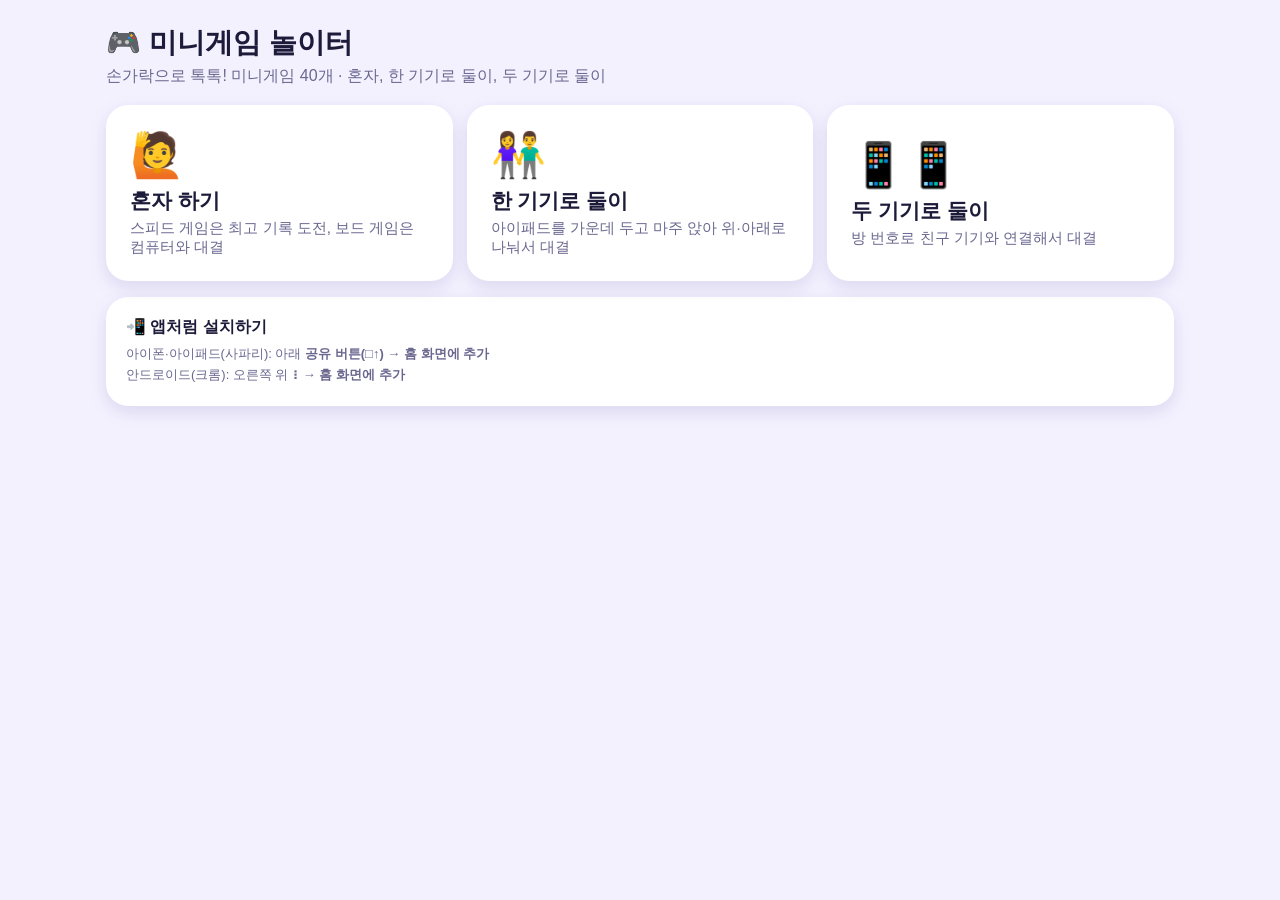
<file: games/index.html>
<!doctype html>
<html lang="ko">
<head>
<meta charset="utf-8">
<meta name="viewport" content="width=device-width,initial-scale=1,maximum-scale=1,user-scalable=no,viewport-fit=cover">
<meta name="apple-mobile-web-app-capable" content="yes">
<meta name="mobile-web-app-capable" content="yes">
<meta name="apple-mobile-web-app-status-bar-style" content="black-translucent">
<meta name="apple-mobile-web-app-title" content="미니게임40">
<meta name="theme-color" content="#5b4bff">
<title>미니게임 놀이터</title>
<link rel="stylesheet" href="style.css">
</head>
<body>
<div id="app"></div>
<script src="net.js"></script>
<script src="core.js"></script>
<script src="race.js"></script>
<script src="board.js"></script>
<script src="app.js"></script>
</body>
</html>
</file>
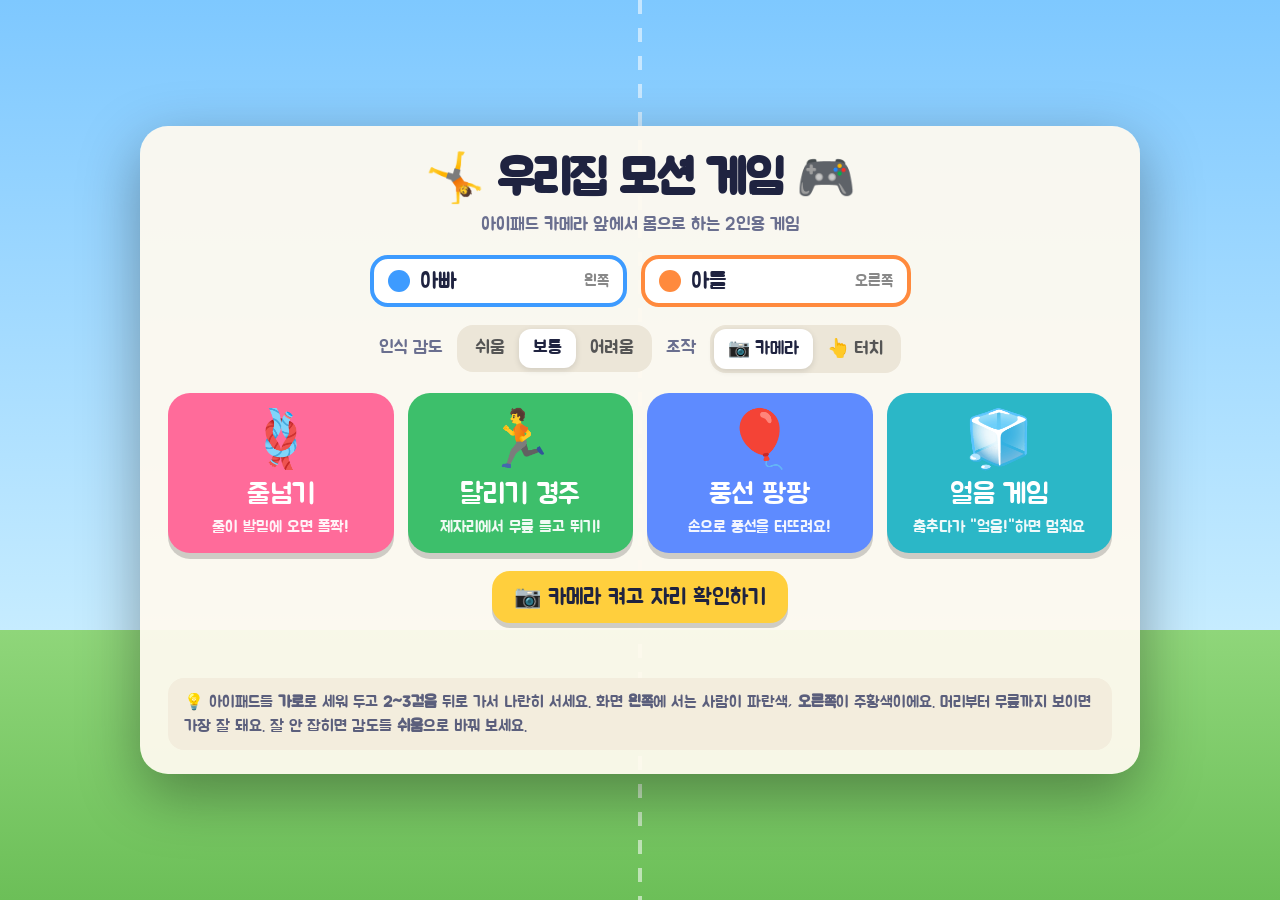
<file: motion-games/index.html>
<!doctype html>
<html lang="ko">
<head>
<meta charset="utf-8">
<meta name="viewport" content="width=device-width,initial-scale=1,viewport-fit=cover,user-scalable=no">
<meta name="apple-mobile-web-app-capable" content="yes">
<meta name="mobile-web-app-capable" content="yes">
<meta name="apple-mobile-web-app-status-bar-style" content="black-translucent">
<meta name="apple-mobile-web-app-title" content="모션 게임">
<meta name="theme-color" content="#1b1e3a">
<link rel="manifest" href="manifest.webmanifest">
<link rel="apple-touch-icon" href="icons/apple-touch-icon.png">
<link rel="icon" type="image/png" sizes="192x192" href="icons/icon-192.png">
<title>우리집 모션 게임</title>
<link rel="preconnect" href="https://fonts.googleapis.com">
<link rel="preconnect" href="https://fonts.gstatic.com" crossorigin>
<link href="https://fonts.googleapis.com/css2?family=Jua&display=swap" rel="stylesheet">
<style>
:root{
  --p1:#3d9bff; --p2:#ff8a3d;
  --ink:#1f2340; --paper:#fffaf0; --accent:#ffcf3d; --good:#2ecc71; --bad:#ff4d6d;
}
*{box-sizing:border-box;margin:0;padding:0;-webkit-tap-highlight-color:transparent;user-select:none;-webkit-user-select:none;-webkit-touch-callout:none}
html,body{height:100%;overflow:hidden;background:#1b1e3a;color:var(--ink);
  font-family:'Jua',-apple-system,BlinkMacSystemFont,'Apple SD Gothic Neo','Malgun Gothic',sans-serif;touch-action:manipulation}
#video{position:fixed;opacity:0;pointer-events:none;width:2px;height:2px;left:0;top:0}
#cv{position:fixed;inset:0;width:100vw;height:100vh;display:block;touch-action:none}
.screen{position:fixed;inset:0;display:flex;align-items:center;justify-content:center;padding:16px;
  padding:max(16px,env(safe-area-inset-top)) max(16px,env(safe-area-inset-right)) max(16px,env(safe-area-inset-bottom)) max(16px,env(safe-area-inset-left));overflow:auto}
.hidden{display:none!important}
.panel{background:rgba(255,250,240,.94);border-radius:28px;padding:24px 28px;max-width:1000px;width:100%;
  box-shadow:0 20px 60px rgba(0,0,0,.35);margin:auto}
h1{font-size:clamp(30px,5vw,48px);text-align:center;letter-spacing:-1px}
h1 span{display:inline-block;animation:bob 1.6s ease-in-out infinite}
@keyframes bob{50%{transform:translateY(-6px) rotate(-6deg)}}
.sub{text-align:center;color:#6a6f8f;font-size:18px;margin-top:4px}
.row{display:flex;gap:14px;flex-wrap:wrap;align-items:center;justify-content:center;margin-top:18px}
.who{display:flex;align-items:center;gap:10px;background:#fff;border-radius:18px;padding:8px 14px;border:4px solid var(--c);min-width:0}
.who .dot{width:22px;height:22px;border-radius:50%;background:var(--c);flex:none}
.who input{font:inherit;font-size:22px;border:none;outline:none;width:7em;max-width:40vw;background:transparent;color:var(--ink)}
.who .seen{font-size:16px;color:#888;white-space:nowrap}
.seg{display:flex;background:#ece6d8;border-radius:16px;padding:4px}
.seg button{font:inherit;font-size:18px;border:none;background:transparent;padding:8px 14px;border-radius:12px;color:#555;cursor:pointer}
.seg button.on{background:#fff;color:var(--ink);box-shadow:0 2px 6px rgba(0,0,0,.12)}
.lbl{font-size:18px;color:#6a6f8f}
.games{display:grid;grid-template-columns:repeat(4,1fr);gap:14px;margin-top:20px}
@media (max-width:820px){.games{grid-template-columns:repeat(2,1fr)}}
.card{font:inherit;border:none;cursor:pointer;border-radius:22px;padding:18px 10px 16px;color:#fff;text-align:center;
  box-shadow:0 6px 0 rgba(0,0,0,.18);transition:transform .1s}
.card:active{transform:translateY(4px);box-shadow:0 2px 0 rgba(0,0,0,.18)}
.card .em{font-size:56px;line-height:1.1;display:block}
.card .t{font-size:28px;display:block;margin-top:6px}
.card .d{font-size:16px;opacity:.92;display:block;margin-top:4px}
.btn{font:inherit;font-size:22px;border:none;border-radius:18px;padding:12px 22px;cursor:pointer;background:var(--accent);color:var(--ink);box-shadow:0 5px 0 rgba(0,0,0,.18)}
.btn:active{transform:translateY(3px);box-shadow:0 2px 0 rgba(0,0,0,.18)}
.btn.ghost{background:#ece6d8}
.status{text-align:center;margin-top:14px;font-size:18px;color:#6a6f8f;min-height:1.4em}
#install{margin-top:14px;background:#e6f3ff;border:3px dashed var(--p1);border-radius:16px;padding:12px 16px;font-size:17px;color:#2c4a6e;line-height:1.5;text-align:center}
#install .btn{margin-top:8px;font-size:20px}
.tip{margin-top:16px;background:#f3eddd;border-radius:16px;padding:12px 16px;font-size:16px;color:#5b5f7c;line-height:1.5}
#quit{position:fixed;top:max(12px,env(safe-area-inset-top));left:50%;transform:translateX(-50%);z-index:5;
  font:inherit;font-size:18px;border:none;border-radius:999px;padding:8px 16px;background:rgba(0,0,0,.45);color:#fff;cursor:pointer}
#loading{position:fixed;inset:0;display:flex;flex-direction:column;align-items:center;justify-content:center;gap:16px;
  background:rgba(27,30,58,.85);color:#fff;font-size:26px;z-index:20;text-align:center;padding:16px}
.spin{width:64px;height:64px;border-radius:50%;border:8px solid rgba(255,255,255,.2);border-top-color:var(--accent);animation:sp 1s linear infinite}
@keyframes sp{to{transform:rotate(360deg)}}
.res-title{font-size:clamp(34px,6vw,60px);text-align:center}
.res-cards{display:grid;grid-template-columns:1fr 1fr;gap:16px;margin-top:20px}
.res-card{border-radius:22px;padding:18px;text-align:center;color:#fff;position:relative}
.res-card .n{font-size:30px}
.res-card .s{font-size:clamp(44px,8vw,72px);line-height:1.1}
.res-card .x{font-size:18px;opacity:.95}
.res-card .crown{position:absolute;top:-30px;left:50%;transform:translateX(-50%);font-size:52px;animation:bob 1.2s ease-in-out infinite}
</style>
</head>
<body>
<video id="video" playsinline muted autoplay></video>
<canvas id="cv"></canvas>

<div id="menu" class="screen">
  <div class="panel">
    <h1><span>🤸</span> 우리집 모션 게임 <span>🎮</span></h1>
    <p class="sub">아이패드 카메라 앞에서 몸으로 하는 2인용 게임</p>

    <div class="row">
      <label class="who" style="--c:var(--p1)"><span class="dot"></span><input id="n1" maxlength="8" value="아빠" aria-label="왼쪽 플레이어 이름"><span class="seen" id="seen1">왼쪽</span></label>
      <label class="who" style="--c:var(--p2)"><span class="dot"></span><input id="n2" maxlength="8" value="아들" aria-label="오른쪽 플레이어 이름"><span class="seen" id="seen2">오른쪽</span></label>
    </div>

    <div class="row">
      <span class="lbl">인식 감도</span>
      <div class="seg" id="sens">
        <button data-v="easy">쉬움</button><button data-v="normal">보통</button><button data-v="hard">어려움</button>
      </div>
      <span class="lbl">조작</span>
      <div class="seg" id="mode">
        <button data-v="cam">📷 카메라</button><button data-v="touch">👆 터치</button>
      </div>
    </div>

    <div class="games" id="games"></div>

    <div class="row">
      <button class="btn" id="camBtn">📷 카메라 켜고 자리 확인하기</button>
    </div>
    <div class="status" id="status"></div>

    <div id="install" class="hidden"></div>

    <div class="tip">
      💡 아이패드를 <b>가로</b>로 세워 두고 <b>2~3걸음</b> 뒤로 가서 나란히 서세요. 화면 <b>왼쪽</b>에 서는 사람이 파란색, <b>오른쪽</b>이 주황색이에요.
      머리부터 무릎까지 보이면 가장 잘 돼요. 잘 안 잡히면 감도를 <b>쉬움</b>으로 바꿔 보세요.
    </div>
  </div>
</div>

<div id="result" class="screen hidden">
  <div class="panel">
    <div class="res-title" id="resTitle"></div>
    <div class="res-cards" id="resCards"></div>
    <div class="row" style="margin-top:24px">
      <button class="btn" id="againBtn">🔁 한 판 더!</button>
      <button class="btn ghost" id="menuBtn">🏠 다른 게임</button>
    </div>
  </div>
</div>

<button id="quit" class="hidden">✕ 그만하기</button>
<div id="loading" class="hidden"><div class="spin"></div><div id="loadingText">불러오는 중...</div></div>

<script type="module">
// ---------------------------------------------------------------------------
// 설정
// ---------------------------------------------------------------------------
const MP_VER = '0.10.14';
const MP_URL = `https://cdn.jsdelivr.net/npm/@mediapipe/tasks-vision@${MP_VER}/vision_bundle.mjs`;
const MP_WASM = `https://cdn.jsdelivr.net/npm/@mediapipe/tasks-vision@${MP_VER}/wasm`;
const MODEL_URL = 'https://storage.googleapis.com/mediapipe-models/pose_landmarker/pose_landmarker_lite/float16/1/pose_landmarker_lite.task';

// jump: 몸이 올라가야 하는 높이(몸통 길이 대비), move: '얼음'에서 허용되는 움직임
const SENS = {
  easy:   { jump: 0.07, knee: 0.12, move: 0.95 },
  normal: { jump: 0.11, knee: 0.17, move: 0.65 },
  hard:   { jump: 0.16, knee: 0.24, move: 0.45 },
};

const $ = s => document.querySelector(s);
const video = $('#video'), cv = $('#cv'), ctx = cv.getContext('2d');
let W = 0, H = 0, DPR = 1;
function resize() {
  DPR = Math.min(2, window.devicePixelRatio || 1);
  W = window.innerWidth; H = window.innerHeight;
  cv.width = Math.round(W * DPR); cv.height = Math.round(H * DPR);
  ctx.setTransform(DPR, 0, 0, DPR, 0, 0);
}
addEventListener('resize', resize); resize();

const store = {
  get(k, d) { try { const v = localStorage.getItem('mg_' + k); return v == null ? d : v; } catch { return d; } },
  set(k, v) { try { localStorage.setItem('mg_' + k, v); } catch {} },
};
const settings = { sens: store.get('sens', 'normal'), mode: store.get('mode', 'cam') };
const sens = () => SENS[settings.sens] || SENS.normal;
const touchMode = () => settings.mode === 'touch';

// ---------------------------------------------------------------------------
// 소리
// ---------------------------------------------------------------------------
let ac = null;
function audio() {
  try {
    if (!ac) ac = new (window.AudioContext || window.webkitAudioContext)();
    if (ac.state === 'suspended') ac.resume();
  } catch {}
  return ac;
}
function tone(f, d = 0.12, type = 'sine', v = 0.18, slide = 0, delay = 0) {
  const a = audio(); if (!a) return;
  const t0 = a.currentTime + delay;
  const o = a.createOscillator(), g = a.createGain();
  o.type = type; o.frequency.setValueAtTime(f, t0);
  if (slide) o.frequency.linearRampToValueAtTime(Math.max(40, f + slide), t0 + d);
  g.gain.setValueAtTime(0.0001, t0);
  g.gain.exponentialRampToValueAtTime(v, t0 + 0.01);
  g.gain.exponentialRampToValueAtTime(0.0001, t0 + d);
  o.connect(g).connect(a.destination); o.start(t0); o.stop(t0 + d + 0.02);
}
const SFX = {
  good()  { tone(660, .08, 'square', .09); tone(990, .1, 'square', .09, 0, .07); },
  bad()   { tone(220, .3, 'sawtooth', .1, -120); },
  pop()   { tone(500 + Math.random() * 300, .09, 'triangle', .2, 500); },
  gold()  { [784, 988, 1175, 1568].forEach((f, i) => tone(f, .1, 'square', .08, 0, i * .06)); },
  step(i) { tone(i % 2 ? 300 : 360, .05, 'triangle', .12); },
  whoosh(){ tone(900, .12, 'sine', .05, -600); },
  count() { tone(523, .15, 'square', .1); },
  go()    { tone(1046, .35, 'square', .12); },
  win()   { [523, 659, 784, 1046, 784, 1046].forEach((f, i) => tone(f, .16, 'square', .1, 0, i * .12)); },
  note(f) { tone(f, .18, 'triangle', .12); },
};
function say(txt) {
  try {
    if (!window.speechSynthesis) return;
    speechSynthesis.cancel();
    const u = new SpeechSynthesisUtterance(txt);
    u.lang = 'ko-KR'; u.rate = 1.05; u.pitch = 1.15;
    speechSynthesis.speak(u);
  } catch {}
}

// ---------------------------------------------------------------------------
// 플레이어 & 동작 인식
// ---------------------------------------------------------------------------
function makePlayer(i) {
  return { i, color: i ? '#ff8a3d' : '#3d9bff', name: i ? '아들' : '아빠',
    lm: null, seenAt: -9, prevT: 0, torso: null, base: null, rise: 0,
    air: false, lastAirT: -9, kneeUp: [false, false], lastLeg: 0, kneesSeenAt: -9, bounceUp: false,
    lastStepT: -9, motion: 0, prevPts: null, hands: [], shake: 0, airFx: 0,
    score: 0, combo: 0, best: 0, pos: 0, speed: 0, steps: 0, finishT: null, caught: false };
}
const players = [makePlayer(0), makePlayer(1)];

let landmarker = null, camReady = false, lastVideoTime = -1;
const vmap = { ox: 0, oy: 0, dw: 1, dh: 1 };
function updateVideoMap() {
  const vw = video.videoWidth || 1280, vh = video.videoHeight || 720;
  const s = Math.max(W / vw, H / vh);
  vmap.dw = vw * s; vmap.dh = vh * s; vmap.ox = (W - vmap.dw) / 2; vmap.oy = (H - vmap.dh) / 2;
}
// 거울 모드: 화면 왼쪽에 보이는 사람 = 왼쪽 플레이어
const toX = x => vmap.ox + (1 - x) * vmap.dw;
const toY = y => vmap.oy + y * vmap.dh;

function processPoses(list, t) {
  updateVideoMap();
  const cand = list.map(lms => {
    const pts = lms.map(l => ({ x: toX(l.x), y: toY(l.y), v: l.visibility ?? 1 }));
    return { pts, cx: (pts[11].x + pts[12].x) / 2 };
  }).sort((a, b) => a.cx - b.cx);
  const assign = [null, null];
  if (cand.length >= 2) { assign[0] = cand[0]; assign[1] = cand[cand.length - 1]; }
  else if (cand.length === 1) assign[cand[0].cx < W / 2 ? 0 : 1] = cand[0];
  players.forEach((p, i) => {
    if (assign[i]) updatePlayer(p, assign[i].pts, t);
    else if (t - p.seenAt > 0.6) { p.lm = null; p.prevPts = null; p.hands = []; p.base = null; }
  });
}

function updatePlayer(p, pts, t) {
  const dt = p.prevT ? Math.min(0.2, Math.max(0.001, t - p.prevT)) : 0.033;
  p.prevT = t; p.lm = pts; p.seenAt = t;
  const vis = k => pts[k].v > 0.4;
  const S = sens();
  const sh = { x: (pts[11].x + pts[12].x) / 2, y: (pts[11].y + pts[12].y) / 2 };
  const hipsOk = vis(23) && vis(24);
  const hip = { x: (pts[23].x + pts[24].x) / 2, y: (pts[23].y + pts[24].y) / 2 };
  let torso = hipsOk ? Math.hypot(hip.x - sh.x, hip.y - sh.y)
                     : Math.hypot(pts[11].x - pts[12].x, pts[11].y - pts[12].y) * 1.3;
  torso = Math.max(torso, 20);
  p.torso = p.torso ? p.torso + (torso - p.torso) * 0.1 : torso;

  // --- 점프: 어깨 높이가 평소 위치보다 올라갔는지
  const bodyY = sh.y;
  if (p.base == null) p.base = bodyY;
  const rise = (p.base - bodyY) / p.torso;
  p.rise = rise;
  if (rise > S.jump) {
    if (!p.air) { p.air = true; p.airFx = 1; onJump(p, t); }
    p.lastAirT = t;
  } else if (rise < S.jump * 0.5) p.air = false;
  // 기준선: 내려갈 때는 빨리, 올라갈 때는 천천히 따라감
  const rate = bodyY > p.base ? 8 : (p.air ? 0.15 : 1.0);
  p.base += (bodyY - p.base) * (1 - Math.exp(-dt * rate));

  // --- 제자리 달리기: 무릎을 번갈아 들기 (무릎이 안 보이면 몸 들썩임으로)
  if (vis(25) && vis(26)) {
    p.kneesSeenAt = t;
    for (let leg = 0; leg < 2; leg++) {
      const k = pts[25 + leg], o = pts[26 - leg];
      const lift = (o.y - k.y) / p.torso;
      if (!p.kneeUp[leg] && lift > S.knee) {
        p.kneeUp[leg] = true;
        if (p.lastLeg !== leg + 1) { p.lastLeg = leg + 1; doStep(p, t); }
      } else if (p.kneeUp[leg] && lift < S.knee * 0.4) p.kneeUp[leg] = false;
    }
  }
  if (t - p.kneesSeenAt > 1) {
    if (!p.bounceUp && rise > S.jump * 0.45) { p.bounceUp = true; doStep(p, t); }
    else if (p.bounceUp && rise < S.jump * 0.15) p.bounceUp = false;
  }

  // --- 움직임 양 (얼음 게임)
  const KEY = [0, 11, 12, 13, 14, 15, 16, 23, 24, 25, 26];
  if (p.prevPts) {
    let sum = 0, n = 0;
    for (const k of KEY) if (pts[k].v > 0.5 && p.prevPts[k].v > 0.5) {
      sum += Math.hypot(pts[k].x - p.prevPts[k].x, pts[k].y - p.prevPts[k].y); n++;
    }
    const m = n ? sum / n / p.torso / dt : 0;
    p.motion += (Math.min(m, 6) - p.motion) * (1 - Math.exp(-dt * 6));
  }
  p.prevPts = pts;

  // --- 손 위치 (손목에서 팔 방향으로 조금 연장)
  p.hands = [];
  for (const [w, e] of [[15, 13], [16, 14]]) {
    if (pts[w].v > 0.3) p.hands.push({ x: pts[w].x + (pts[w].x - pts[e].x) * 0.3, y: pts[w].y + (pts[w].y - pts[e].y) * 0.3 });
  }
}

function doStep(p, t) {
  if (t - p.lastStepT < 0.13) return;
  p.lastStepT = t;
  if (game && game.onStep) game.onStep(p, t, phase === 'play');
}
function onJump(p, t) { if (game && game.onJump) game.onJump(p, t, phase === 'play'); }

// ---------------------------------------------------------------------------
// 카메라 & 모델
// ---------------------------------------------------------------------------
function showLoading(txt) { $('#loadingText').textContent = txt; $('#loading').classList.remove('hidden'); }
function hideLoading() { $('#loading').classList.add('hidden'); }

let camPromise = null;
function startCamera() {
  if (!camPromise) camPromise = (async () => {
    showLoading('카메라를 켜는 중... 📷');
    try {
      if (!navigator.mediaDevices?.getUserMedia) throw new Error('이 브라우저는 카메라를 지원하지 않아요. 사파리로 https 주소에서 열어 주세요.');
      const stream = await navigator.mediaDevices.getUserMedia({
        audio: false, video: { facingMode: 'user', width: { ideal: 1280 }, height: { ideal: 720 } } });
      video.srcObject = stream;
      await video.play().catch(() => {});
      showLoading('몸 인식 인공지능을 불러오는 중... 🤖\n(처음 한 번은 조금 걸려요)');
      const { PoseLandmarker, FilesetResolver } = await import(MP_URL);
      const fileset = await FilesetResolver.forVisionTasks(MP_WASM);
      const opts = d => ({ baseOptions: { modelAssetPath: MODEL_URL, delegate: d }, runningMode: 'VIDEO',
        numPoses: 2, minPoseDetectionConfidence: 0.5, minPosePresenceConfidence: 0.5, minTrackingConfidence: 0.5 });
      try { landmarker = await PoseLandmarker.createFromOptions(fileset, opts('GPU')); }
      catch { landmarker = await PoseLandmarker.createFromOptions(fileset, opts('CPU')); }
      camReady = true;
      hideLoading();
      return true;
    } catch (e) {
      hideLoading();
      camPromise = null;
      console.error(e);
      const msg = e && e.name === 'NotAllowedError'
        ? '카메라 사용이 거부됐어요. 설정 > Safari > 카메라 에서 허용해 주세요.'
        : (e && e.message) || '카메라를 켜지 못했어요.';
      setStatus('⚠️ ' + msg + ' 지금은 "👆 터치" 모드로 할 수 있어요.');
      return false;
    }
  })();
  return camPromise;
}

function detect(t) {
  if (!camReady || !landmarker || video.readyState < 2) return;
  if (video.currentTime === lastVideoTime) return;
  lastVideoTime = video.currentTime;
  try {
    const res = landmarker.detectForVideo(video, performance.now());
    processPoses(res.landmarks || [], t);
  } catch (e) { console.warn(e); }
}

// ---------------------------------------------------------------------------
// 효과
// ---------------------------------------------------------------------------
const fx = [], parts = [];
function floatText(x, y, txt, color = '#fff', size = 44) { fx.push({ x, y, txt, color, size, t: 0, life: 1.1 }); }
function burst(x, y, color, n = 16) {
  for (let i = 0; i < n; i++) {
    const a = Math.random() * Math.PI * 2, s = 120 + Math.random() * 280;
    parts.push({ x, y, vx: Math.cos(a) * s, vy: Math.sin(a) * s - 80, c: color, t: 0, life: .6 + Math.random() * .4, r: 4 + Math.random() * 6 });
  }
}
function drawFx(dt) {
  for (let i = parts.length - 1; i >= 0; i--) {
    const q = parts[i]; q.t += dt; if (q.t > q.life) { parts.splice(i, 1); continue; }
    q.vy += 600 * dt; q.x += q.vx * dt; q.y += q.vy * dt;
    ctx.globalAlpha = 1 - q.t / q.life; ctx.fillStyle = q.c;
    ctx.beginPath(); ctx.arc(q.x, q.y, q.r, 0, Math.PI * 2); ctx.fill();
  }
  ctx.globalAlpha = 1;
  for (let i = fx.length - 1; i >= 0; i--) {
    const f = fx[i]; f.t += dt; if (f.t > f.life) { fx.splice(i, 1); continue; }
    const k = f.t / f.life, sc = k < .15 ? .6 + k / .15 * .5 : 1.1 - (k - .15) * .15;
    ctx.globalAlpha = 1 - Math.max(0, (k - .6) / .4);
    text(f.txt, f.x, f.y - k * 60, f.size * sc, f.color);
  }
  ctx.globalAlpha = 1;
}
function text(s, x, y, size, color = '#fff', align = 'center', stroke = true) {
  ctx.font = `${size}px Jua, 'Apple SD Gothic Neo', sans-serif`;
  ctx.textAlign = align; ctx.textBaseline = 'middle';
  if (stroke) { ctx.lineJoin = 'round'; ctx.lineWidth = Math.max(3, size / 7); ctx.strokeStyle = 'rgba(20,20,45,.85)'; ctx.strokeText(s, x, y); }
  ctx.fillStyle = color; ctx.fillText(s, x, y);
}
function rrect(x, y, w, h, r) {
  ctx.beginPath(); ctx.moveTo(x + r, y); ctx.arcTo(x + w, y, x + w, y + h, r); ctx.arcTo(x + w, y + h, x, y + h, r);
  ctx.arcTo(x, y + h, x, y, r); ctx.arcTo(x, y, x + w, y, r); ctx.closePath();
}
const sideCx = i => (i ? 0.75 : 0.25) * W;
function bodyInfo(p) {
  if (p.lm) {
    const L = p.lm, tor = p.torso;
    const sh = { x: (L[11].x + L[12].x) / 2, y: (L[11].y + L[12].y) / 2 };
    let foot = sh.y + tor * 3.1;
    if (L[27].v > 0.4 && L[28].v > 0.4) foot = Math.max(L[27].y, L[28].y) + tor * 0.15;
    return { cx: sh.x, top: L[0].y - tor * 0.9, hand: sh.y + tor * 0.85, foot: Math.min(foot, H - 8), half: tor * 1.15, tor };
  }
  const tor = H * 0.18;
  return { cx: sideCx(p.i), top: H * 0.18, hand: H * 0.5, foot: H * 0.9, half: Math.min(W * 0.14, tor * 1.15), tor };
}

// ---------------------------------------------------------------------------
// 그리기 공통
// ---------------------------------------------------------------------------
const BONES = [[11,12],[11,13],[13,15],[12,14],[14,16],[11,23],[12,24],[23,24],[23,25],[25,27],[24,26],[26,28]];
function drawBackground() {
  if (camReady && video.readyState >= 2) {
    updateVideoMap();
    ctx.save(); ctx.translate(W, 0); ctx.scale(-1, 1);
    ctx.drawImage(video, vmap.ox, vmap.oy, vmap.dw, vmap.dh);
    ctx.restore();
    ctx.fillStyle = 'rgba(15,18,45,.22)'; ctx.fillRect(0, 0, W, H);
  } else {
    const g = ctx.createLinearGradient(0, 0, 0, H);
    g.addColorStop(0, '#7ec8ff'); g.addColorStop(.7, '#c6ecff'); g.addColorStop(.7, '#8fd67a'); g.addColorStop(1, '#6cbf58');
    ctx.fillStyle = g; ctx.fillRect(0, 0, W, H);
  }
  // 가운데 선
  ctx.save(); ctx.setLineDash([14, 14]); ctx.strokeStyle = 'rgba(255,255,255,.55)'; ctx.lineWidth = 4;
  ctx.beginPath(); ctx.moveTo(W / 2, 0); ctx.lineTo(W / 2, H); ctx.stroke(); ctx.restore();
}
function drawSkeleton(p) {
  if (!p.lm) return;
  const L = p.lm;
  ctx.strokeStyle = p.color; ctx.lineWidth = 6; ctx.lineCap = 'round'; ctx.globalAlpha = .75;
  for (const [a, b] of BONES) if (L[a].v > .4 && L[b].v > .4) {
    ctx.beginPath(); ctx.moveTo(L[a].x, L[a].y); ctx.lineTo(L[b].x, L[b].y); ctx.stroke();
  }
  ctx.globalAlpha = 1;
  const head = L[0];
  if (p.airFx > 0) {
    ctx.strokeStyle = '#7dff9b'; ctx.lineWidth = 6; ctx.globalAlpha = p.airFx;
    ctx.beginPath(); ctx.arc(head.x, head.y, p.torso * (0.5 + (1 - p.airFx) * .5), 0, Math.PI * 2); ctx.stroke(); ctx.globalAlpha = 1;
  }
  text(p.name, head.x, Math.max(120, head.y - p.torso * 0.75), Math.min(44, Math.max(22, p.torso * 0.32)), p.color);
}
function drawHands(p) {
  for (const h of p.hands) {
    const r = Math.max(22, (p.torso || 80) * 0.22);
    const g = ctx.createRadialGradient(h.x, h.y, 2, h.x, h.y, r);
    g.addColorStop(0, '#fff'); g.addColorStop(.4, p.color); g.addColorStop(1, 'rgba(255,255,255,0)');
    ctx.fillStyle = g; ctx.beginPath(); ctx.arc(h.x, h.y, r, 0, Math.PI * 2); ctx.fill();
  }
}
function drawScoreBoxes(labelFn) {
  players.forEach(p => {
    const w = Math.min(260, W * 0.3), h = 76, x = p.i ? W - w - 16 : 16, y = 14 + Math.max(0, safeTop());
    ctx.fillStyle = 'rgba(255,255,255,.92)'; rrect(x, y, w, h, 20); ctx.fill();
    ctx.fillStyle = p.color; rrect(x, y, 14, h, 7); ctx.fill();
    text(p.name, x + 28, y + 22, 24, p.color, 'left', false);
    text(labelFn(p), x + 28, y + 54, 34, '#1f2340', 'left', false);
    if (!touchMode() && camReady && !p.lm && Math.floor(performance.now() / 500) % 2) {
      text('📷 화면 안으로 들어와요!', sideCx(p.i), H * 0.5, Math.min(40, W * 0.035), '#fff');
    }
  });
}
function safeTop() { return 0; }

// ---------------------------------------------------------------------------
// 게임 1: 줄넘기
// ---------------------------------------------------------------------------
const JumpRope = {
  id: 'rope', title: '줄넘기', emoji: '🪢', desc: '줄이 발밑에 오면 폴짝!', color: '#ff6b9a', duration: 60,
  init() { this.theta = 0; this.pending = []; this.elapsed = 0;
    players.forEach(p => { p.score = 0; p.combo = 0; p.best = 0; }); },
  period() { return Math.max(0.85, 1.55 - this.elapsed * 0.012); },
  update(dt, t, live) {
    if (live) this.elapsed += dt;
    const prev = this.theta;
    this.theta += 2 * Math.PI * dt / (live ? this.period() : 1.6);
    const TWO = 2 * Math.PI;
    if (Math.floor((this.theta - Math.PI) / TWO) > Math.floor((prev - Math.PI) / TWO)) {
      SFX.whoosh();
      if (live) this.pending.push({ tb: t, at: t + 0.15 });
    }
    this.pending = this.pending.filter(ev => {
      if (t < ev.at) return true;
      players.forEach(p => this.judge(p, ev.tb));
      return false;
    });
  },
  judge(p, tb) {
    const b = bodyInfo(p);
    if (!touchMode() && !p.lm) return; // 안 보이면 벌점 없음
    if (p.lastAirT >= tb - 0.42 && p.lastAirT <= tb + 0.15) {
      p.score++; p.combo++; p.best = Math.max(p.best, p.combo);
      SFX.good();
      floatText(b.cx, b.foot - 40, p.combo >= 5 && p.combo % 5 === 0 ? `${p.combo}연속! 🔥` : '+1', '#7dff9b', p.combo % 5 === 0 ? 54 : 44);
      if (p.combo % 10 === 0) burst(b.cx, b.foot - 40, '#ffd84d', 26);
    } else {
      p.combo = 0; p.shake = 0.4; SFX.bad();
      floatText(b.cx, b.foot - 60, '앗! 걸렸다', '#ff6b81', 40);
    }
  },
  onTap(p, x, y, t) { p.lastAirT = t; p.airFx = 1; },
  draw(t) {
    const th = this.theta, TWO = 2 * Math.PI;
    const m = ((th % TWO) + TWO) % TWO;
    const v = -Math.cos(th); // -1 머리 위, +1 발밑
    const front = Math.sin(th) > 0;
    let toBottom = (Math.PI - m) / TWO; if (toBottom < 0) toBottom += 1;
    toBottom *= this.period();
    players.forEach(p => {
      const b = bodyInfo(p);
      const shx = p.shake > 0 ? Math.sin(t * 60) * 10 * p.shake : 0;
      const x1 = b.cx - b.half + shx, x2 = b.cx + b.half + shx, hy = b.hand;
      const apex = v > 0 ? hy + v * (b.foot - hy) : hy + v * (hy - b.top);
      const cy = hy + 2 * (apex - hy);
      // 손잡이
      ctx.fillStyle = p.color;
      for (const x of [x1, x2]) { rrect(x - 9, hy - 22, 18, 44, 8); ctx.fill(); }
      ctx.lineCap = 'round';
      ctx.strokeStyle = front ? '#ffe14d' : 'rgba(255,225,77,.55)';
      ctx.lineWidth = front ? 9 : 5;
      ctx.beginPath(); ctx.moveTo(x1, hy); ctx.quadraticCurveTo(b.cx + shx, cy, x2, hy); ctx.stroke();
      // 점프 신호
      if (phase === 'play' && toBottom < 0.32) {
        ctx.fillStyle = 'rgba(125,255,155,.35)';
        ctx.beginPath(); ctx.ellipse(b.cx, b.foot, b.half * 1.1, 16, 0, 0, Math.PI * 2); ctx.fill();
        text('점프!', b.cx, b.foot - 34, 40, '#7dff9b');
      }
      if (p.combo >= 3) text(`🔥 ${p.combo}`, b.cx, b.top - 10, 36, '#ffd84d');
    });
  },
  label(p) { return `${p.score}번`; },
  result() {
    const r = players.map(p => ({ main: `${p.score}번`, sub: `최고 연속 ${p.best}번`, v: p.score }));
    return r;
  },
};

// ---------------------------------------------------------------------------
// 게임 2: 달리기 경주
// ---------------------------------------------------------------------------
const Race = {
  id: 'race', title: '달리기 경주', emoji: '🏃', desc: '제자리에서 무릎 들고 뛰기!', color: '#3dbf6b', duration: 90, countUp: true,
  goal: 100,
  init() { this.elapsed = 0; this.firstAt = null;
    players.forEach(p => { p.pos = 0; p.speed = 0; p.steps = 0; p.finishT = null; }); },
  onStep(p, t, live) {
    if (!live || p.finishT != null) return;
    p.speed = Math.min(10, p.speed + 1.6); p.steps++; SFX.step(p.steps + p.i);
  },
  onTap(p, x, y, t) { this.onStep(p, t, true); },
  update(dt, t, live) {
    if (!live) return;
    this.elapsed += dt;
    players.forEach(p => {
      if (p.finishT != null) return;
      p.speed *= Math.exp(-dt * 1.2);
      p.pos = Math.min(this.goal, p.pos + p.speed * dt);
      if (p.pos >= this.goal) {
        p.finishT = this.elapsed;
        const first = this.firstAt == null;
        if (first) { this.firstAt = this.elapsed; SFX.win(); say(`${p.name} 골인!`); }
        floatText(sideCx(p.i), H * 0.35, first ? '🏆 1등 골인!' : '🎉 골인!', '#ffd84d', 64);
        burst(sideCx(p.i), H * 0.35, p.color, 40);
      }
    });
  },
  isOver() {
    if (players.every(p => p.finishT != null)) return true;
    return this.firstAt != null && this.elapsed - this.firstAt > 6;
  },
  draw(t) {
    const panelH = Math.max(150, H * 0.3), y0 = H - panelH;
    ctx.fillStyle = 'rgba(30,35,70,.55)'; ctx.fillRect(0, y0, W, panelH);
    const laneH = (panelH - 30) / 2, x0 = 70, x1 = W - 70;
    players.forEach(p => {
      const ly = y0 + 15 + p.i * laneH;
      ctx.fillStyle = p.i ? '#d9643a' : '#c9563a'; rrect(x0 - 40, ly + 6, x1 - x0 + 80, laneH - 12, 14); ctx.fill();
      ctx.strokeStyle = 'rgba(255,255,255,.6)'; ctx.lineWidth = 3; ctx.setLineDash([18, 16]);
      ctx.beginPath(); ctx.moveTo(x0 - 30, ly + laneH / 2); ctx.lineTo(x1 + 30, ly + laneH / 2); ctx.stroke(); ctx.setLineDash([]);
      for (let m = 25; m < this.goal; m += 25) {
        const mx = x0 + (x1 - x0) * m / this.goal;
        text(`${m}m`, mx, ly + 20, 16, 'rgba(255,255,255,.85)', 'center', false);
      }
      // 결승선
      for (let k = 0; k < 6; k++) { ctx.fillStyle = k % 2 ? '#fff' : '#222'; ctx.fillRect(x1 + 4, ly + 6 + k * (laneH - 12) / 6, 10, (laneH - 12) / 6); }
      const rx = x0 + (x1 - x0) * p.pos / this.goal;
      const bob = p.speed > 0.5 ? Math.abs(Math.sin(t * (6 + p.speed))) * 8 : 0;
      const size = Math.min(laneH * 0.75, 70);
      if (p.speed > 4) { ctx.strokeStyle = 'rgba(255,255,255,.7)'; ctx.lineWidth = 3;
        for (let k = 0; k < 3; k++) { ctx.beginPath(); ctx.moveTo(rx - size * .6 - k * 6, ly + laneH * (.35 + k * .15)); ctx.lineTo(rx - size * .6 - 20 - p.speed * 4 - k * 6, ly + laneH * (.35 + k * .15)); ctx.stroke(); } }
      ctx.fillStyle = p.color; ctx.beginPath(); ctx.arc(rx, ly + laneH / 2, size * .55, 0, Math.PI * 2); ctx.fill();
      ctx.save(); ctx.translate(rx, ly + laneH / 2 - bob); ctx.scale(-1, 1);
      ctx.font = `${size}px sans-serif`; ctx.textAlign = 'center'; ctx.textBaseline = 'middle'; ctx.fillText('🏃', 0, 2); ctx.restore();
      text(p.name, x0 - 6, ly + laneH / 2, 20, '#fff', 'right');
      // 위쪽 큰 속도계
      const sx = sideCx(p.i);
      const meterW = Math.min(W * 0.32, 300), my = y0 - 46;
      ctx.fillStyle = 'rgba(255,255,255,.35)'; rrect(sx - meterW / 2, my, meterW, 22, 11); ctx.fill();
      ctx.fillStyle = p.speed > 6 ? '#ff5e5e' : p.speed > 3 ? '#ffd84d' : '#7dff9b';
      rrect(sx - meterW / 2, my, Math.max(22, meterW * p.speed / 10), 22, 11); ctx.fill();
      text(p.finishT != null ? `골인! ${p.finishT.toFixed(1)}초` : p.speed < 0.6 ? '뛰어요! 🦵' : '⚡'.repeat(1 + Math.floor(p.speed / 3.4)),
        sx, my - 30, 34, '#fff');
    });
  },
  label(p) { return `${Math.floor(p.pos)}m`; },
  result() {
    return players.map(p => ({ main: p.finishT != null ? `${p.finishT.toFixed(1)}초` : `${Math.floor(p.pos)}m`,
      sub: `걸음 ${p.steps}번`, v: p.finishT != null ? 1000 - p.finishT : p.pos }));
  },
};

// ---------------------------------------------------------------------------
// 게임 3: 풍선 터뜨리기
// ---------------------------------------------------------------------------
const BCOLORS = ['#ff5e7e', '#5ec8ff', '#7ee07a', '#c18bff', '#ff9f43'];
const Balloons = {
  id: 'balloon', title: '풍선 팡팡', emoji: '🎈', desc: '손으로 풍선을 터뜨려요!', color: '#5e8bff', duration: 45,
  init() { this.list = []; this.spawn = [0.3, 0.3]; this.elapsed = 0; players.forEach(p => { p.score = 0; p.best = 0; }); },
  update(dt, t, live) {
    if (!live) return;
    this.elapsed += dt;
    const r = Math.max(34, Math.min(W, H) * 0.075);
    for (let s = 0; s < 2; s++) {
      this.spawn[s] -= dt;
      if (this.spawn[s] <= 0) {
        this.spawn[s] = Math.max(0.45, 0.95 - this.elapsed * 0.01) * (0.7 + Math.random() * 0.6);
        const gold = Math.random() < 0.1;
        const xmin = s * W / 2 + r + 20, xmax = (s + 1) * W / 2 - r - 20;
        this.list.push({ s, x: xmin + Math.random() * (xmax - xmin), y: H + r, r: gold ? r * 0.85 : r,
          vy: H * (0.16 + Math.random() * 0.12 + this.elapsed * 0.002), c: gold ? '#ffd84d' : BCOLORS[Math.floor(Math.random() * BCOLORS.length)],
          gold, wob: Math.random() * 6 });
      }
    }
    for (let i = this.list.length - 1; i >= 0; i--) {
      const b = this.list[i];
      b.y -= b.vy * dt; b.x += Math.sin(t * 2 + b.wob) * 25 * dt;
      if (b.y < -b.r * 2) { this.list.splice(i, 1); continue; }
      const p = players[b.s];
      for (const h of p.hands) {
        if (Math.hypot(h.x - b.x, h.y - b.y) < b.r + Math.max(22, (p.torso || 80) * 0.2)) { this.popAt(i, p); break; }
      }
    }
  },
  popAt(i, p) {
    const b = this.list[i]; this.list.splice(i, 1);
    const pts = b.gold ? 3 : 1; p.score += pts;
    if (b.gold) SFX.gold(); else SFX.pop();
    burst(b.x, b.y, b.c, b.gold ? 30 : 16);
    floatText(b.x, b.y, b.gold ? '+3 ⭐' : '+1', b.gold ? '#ffd84d' : '#fff', b.gold ? 52 : 40);
  },
  onTap(p, x, y) {
    for (let i = this.list.length - 1; i >= 0; i--) {
      const b = this.list[i];
      if (b.s === p.i && Math.hypot(x - b.x, y - b.y) < b.r * 1.3) { this.popAt(i, p); return; }
    }
  },
  draw(t) {
    for (const b of this.list) {
      ctx.strokeStyle = 'rgba(255,255,255,.8)'; ctx.lineWidth = 2;
      ctx.beginPath(); ctx.moveTo(b.x, b.y + b.r * 1.15);
      ctx.quadraticCurveTo(b.x + Math.sin(t * 3 + b.wob) * 12, b.y + b.r * 1.7, b.x, b.y + b.r * 2.3); ctx.stroke();
      ctx.fillStyle = b.c;
      ctx.beginPath(); ctx.ellipse(b.x, b.y, b.r * 0.88, b.r * 1.08, 0, 0, Math.PI * 2); ctx.fill();
      ctx.beginPath(); ctx.moveTo(b.x - 7, b.y + b.r * 1.18); ctx.lineTo(b.x + 7, b.y + b.r * 1.18); ctx.lineTo(b.x, b.y + b.r * 1.02); ctx.fill();
      ctx.fillStyle = 'rgba(255,255,255,.55)';
      ctx.beginPath(); ctx.ellipse(b.x - b.r * .32, b.y - b.r * .42, b.r * .16, b.r * .28, -.5, 0, Math.PI * 2); ctx.fill();
      if (b.gold) text('⭐', b.x, b.y, b.r * 0.8, '#fff', 'center', false);
    }
    players.forEach(drawHands);
  },
  label(p) { return `${p.score}점`; },
  result() { return players.map(p => ({ main: `${p.score}점`, sub: '터뜨린 풍선 점수', v: p.score })); },
};

// ---------------------------------------------------------------------------
// 게임 4: 얼음 땡 (춤추다가 멈추기)
// ---------------------------------------------------------------------------
const MELODY = [523, 659, 784, 659, 587, 698, 880, 698, 523, 659, 784, 1046, 988, 784, 659, 587];
const Freeze = {
  id: 'freeze', title: '얼음 게임', emoji: '🧊', desc: '춤추다가 "얼음!"하면 멈춰요', color: '#2bb7c7', rounds: 8,
  init() { this.round = 0; this.mode = 'dance'; this.left = 3; this.beat = 0; this.noteI = 0; this.done = false; this.freezeT = 0;
    players.forEach(p => { p.score = 0; p.caught = false; p.best = 0; }); this.startDance(true); },
  startDance(first) { this.mode = 'dance'; this.left = 2.5 + Math.random() * 3.5; if (!first) say('춤춰요!'); },
  startFreeze() { this.mode = 'freeze'; this.left = 2.5 + Math.random() * 1.5; this.freezeT = 0;
    players.forEach(p => p.caught = false); say('얼음!'); tone(1500, .25, 'square', .1); },
  update(dt, t, live) {
    if (!live) return;
    this.left -= dt;
    if (this.mode === 'dance') {
      this.beat -= dt;
      if (this.beat <= 0) { this.beat = 0.25; SFX.note(MELODY[this.noteI++ % MELODY.length]); }
      if (this.left <= 0) this.startFreeze();
    } else {
      this.freezeT += dt;
      if (!touchMode() && this.freezeT > 0.7) players.forEach(p => {
        if (!p.caught && p.lm && p.motion > sens().move) this.catch(p);
      });
      if (this.left <= 0) {
        players.forEach(p => {
          const b = bodyInfo(p);
          if (!p.caught && (p.lm || touchMode())) { p.score++; floatText(b.cx, H * 0.4, '+1 성공! ❄️', '#9ff3ff', 48); }
        });
        SFX.good();
        this.round++;
        if (this.round >= this.rounds) this.done = true; else this.startDance(false);
      }
    }
  },
  catch(p) { p.caught = true; SFX.bad(); const b = bodyInfo(p); floatText(b.cx, H * 0.45, '움직였다! 😝', '#ff6b81', 50); },
  onTap(p) { if (this.mode === 'freeze' && !p.caught) this.catch(p); },
  isOver() { return this.done; },
  draw(t) {
    if (phase !== 'play') return;
    if (this.mode === 'freeze') {
      ctx.fillStyle = 'rgba(120,220,255,.22)'; ctx.fillRect(0, 0, W, H);
      text('얼음! 🧊', W / 2, H * 0.2, Math.min(120, W * 0.11), '#bff4ff');
      players.forEach(p => {
        if (p.caught) {
          const b = bodyInfo(p);
          ctx.strokeStyle = '#ff4d6d'; ctx.lineWidth = 10;
          ctx.beginPath(); ctx.arc(sideCx(p.i), H * 0.6, Math.min(W * .1, 90), 0, Math.PI * 2); ctx.stroke();
          text('✗', sideCx(p.i), H * 0.6, 90, '#ff4d6d');
        } else if (this.freezeT > 0.7) {
          const m = Math.min(1, (p.motion || 0) / sens().move);
          const w = Math.min(W * .3, 260), x = sideCx(p.i) - w / 2, y = H * 0.82;
          ctx.fillStyle = 'rgba(255,255,255,.4)'; rrect(x, y, w, 20, 10); ctx.fill();
          ctx.fillStyle = m > .7 ? '#ff4d6d' : '#7dff9b'; rrect(x, y, Math.max(20, w * m), 20, 10); ctx.fill();
          text('흔들림', x + w / 2, y - 22, 22, '#fff');
        }
      });
    } else {
      const hue = (t * 120) % 360;
      text('춤춰요! 💃🕺', W / 2, H * 0.2 + Math.sin(t * 8) * 8, Math.min(100, W * 0.09), `hsl(${hue},90%,70%)`);
      for (let k = 0; k < 2; k++) text('🎵', (k ? .85 : .15) * W, H * .3 + Math.sin(t * 5 + k * 2) * 20, 50, '#fff', 'center', false);
    }
    text(`${this.round + 1} / ${this.rounds} 라운드`, W / 2, H - 40, 28, '#fff');
  },
  label(p) { return `❄️ ${p.score}번`; },
  result() { return players.map(p => ({ main: `${p.score}번`, sub: `${this.rounds}라운드 중 멈추기 성공`, v: p.score })); },
};

const GAMES = [JumpRope, Race, Balloons, Freeze];

// ---------------------------------------------------------------------------
// 진행
// ---------------------------------------------------------------------------
let game = null, phase = 'menu', phaseT = 0, timeLeft = 0, countN = 0;

async function startGame(g) {
  audio();
  players[0].name = $('#n1').value.trim() || '왼쪽';
  players[1].name = $('#n2').value.trim() || '오른쪽';
  if (!touchMode()) {
    const ok = await startCamera();
    if (!ok) return;
  }
  game = g; game.init();
  fx.length = 0; parts.length = 0;
  timeLeft = g.duration || 0;
  $('#menu').classList.add('hidden'); $('#result').classList.add('hidden'); $('#quit').classList.remove('hidden');
  phase = 'countdown'; phaseT = 0; countN = 3; SFX.count(); say('준비');
}
function endGame() {
  phase = 'result';
  $('#quit').classList.add('hidden');
  const r = game.result();
  const winner = r[0].v === r[1].v ? -1 : (r[0].v > r[1].v ? 0 : 1);
  $('#resTitle').textContent = winner < 0 ? '🤝 무승부! 둘 다 최고!' : `🏆 ${players[winner].name} 승리!`;
  $('#resCards').innerHTML = '';
  r.forEach((x, i) => {
    const d = document.createElement('div'); d.className = 'res-card'; d.style.background = players[i].color;
    d.innerHTML = (winner === i ? '<div class="crown">👑</div>' : '') +
      `<div class="n"></div><div class="s"></div><div class="x"></div>`;
    d.querySelector('.n').textContent = players[i].name;
    d.querySelector('.s').textContent = x.main;
    d.querySelector('.x').textContent = x.sub;
    $('#resCards').appendChild(d);
  });
  $('#result').classList.remove('hidden');
  SFX.win();
  say(winner < 0 ? '무승부! 둘 다 최고!' : `${players[winner].name} 승리!`);
}
function toMenu() {
  phase = 'menu'; game = null;
  $('#result').classList.add('hidden'); $('#quit').classList.add('hidden'); $('#menu').classList.remove('hidden');
}

let lastT = performance.now() / 1000;
function loop() {
  requestAnimationFrame(loop);
  const t = performance.now() / 1000, rawDt = Math.min(0.5, t - lastT), dt = Math.min(0.05, rawDt); lastT = t;
  detect(t);
  players.forEach(p => { p.shake = Math.max(0, p.shake - dt); p.airFx = Math.max(0, p.airFx - dt * 2.5); });

  ctx.clearRect(0, 0, W, H);
  drawBackground();
  players.forEach(drawSkeleton);

  if (game && (phase === 'countdown' || phase === 'play')) {
    if (phase === 'countdown') {
      phaseT += rawDt;
      game.update(dt, t, false);
      if (phaseT >= 1) { phaseT -= 1; countN--; if (countN > 0) SFX.count(); else { SFX.go(); say('시작!'); phase = 'play'; } }
    } else {
      game.update(dt, t, true);
      if (game.duration) {
        timeLeft -= rawDt;
        if (timeLeft <= 0 || (game.isOver && game.isOver())) { timeLeft = 0; endGame(); }
      } else if (game.isOver && game.isOver()) endGame();
    }
    game.draw(t);
    drawScoreBoxes(p => game.label(p));
    if (phase === 'countdown') text(countN > 0 ? String(countN) : '시작!', W / 2, H / 2, Math.min(200, H * .3), '#ffd84d');
    else if (phaseT < 0.8 && countN <= 0) { phaseT += dt; text('시작!', W / 2, H / 2, Math.min(200, H * .3), '#ffd84d'); }
    if (phase === 'play' && game.duration && !game.countUp) {
      const s = Math.ceil(timeLeft);
      text(`⏱ ${s}`, W / 2, 80, 44, s <= 5 ? '#ff6b81' : '#fff');
    } else if (phase === 'play' && game.countUp) {
      text(`⏱ ${game.elapsed.toFixed(1)}초`, W / 2, 80, 40, '#fff');
    }
    if (touchMode()) text('👆 내 쪽 화면을 톡톡!', W / 2, H - 16 - (game.id === 'freeze' ? 80 : 0) - (game.id === 'race' ? Math.max(150, H * .3) : 0), 22, 'rgba(255,255,255,.9)');
  } else if (phase === 'menu') {
    menuStatusTick(t);
  }
  drawFx(dt);
}
requestAnimationFrame(loop);

// 터치 입력
cv.addEventListener('pointerdown', e => {
  if (!game || phase !== 'play' || !touchMode()) return;
  const p = players[e.clientX < W / 2 ? 0 : 1];
  game.onTap && game.onTap(p, e.clientX, e.clientY, performance.now() / 1000);
});

// ---------------------------------------------------------------------------
// 메뉴 UI
// ---------------------------------------------------------------------------
function setStatus(s) { $('#status').textContent = s; }
let lastMenuTick = 0;
function menuStatusTick(t) {
  if (t - lastMenuTick < 0.3) return; lastMenuTick = t;
  if (touchMode()) { $('#seen1').textContent = '왼쪽'; $('#seen2').textContent = '오른쪽'; return; }
  if (!camReady) return;
  $('#seen1').textContent = players[0].lm ? '✅ 보여요' : '👀 왼쪽에 서요';
  $('#seen2').textContent = players[1].lm ? '✅ 보여요' : '👀 오른쪽에 서요';
}

const gamesEl = $('#games');
GAMES.forEach(g => {
  const b = document.createElement('button');
  b.className = 'card'; b.style.background = g.color;
  b.innerHTML = `<span class="em"></span><span class="t"></span><span class="d"></span>`;
  b.querySelector('.em').textContent = g.emoji;
  b.querySelector('.t').textContent = g.title;
  b.querySelector('.d').textContent = g.desc;
  b.addEventListener('click', () => startGame(g));
  gamesEl.appendChild(b);
});

function bindSeg(id, key) {
  const el = $(id);
  const paint = () => el.querySelectorAll('button').forEach(b => b.classList.toggle('on', b.dataset.v === settings[key]));
  el.addEventListener('click', e => {
    const b = e.target.closest('button'); if (!b) return;
    settings[key] = b.dataset.v; store.set(key, settings[key]); paint(); updateCamBtn();
  });
  paint();
}
bindSeg('#sens', 'sens'); bindSeg('#mode', 'mode');

function updateCamBtn() {
  $('#camBtn').classList.toggle('hidden', touchMode() || camReady);
  if (touchMode()) setStatus('👆 터치 모드: 게임 중에 자기 쪽 화면을 톡톡 눌러요.');
  else if (camReady) setStatus('📷 카메라 준비 완료! 두 사람이 다 보이면 게임을 골라요.');
  else setStatus('');
}
$('#camBtn').addEventListener('click', async () => { audio(); if (await startCamera()) updateCamBtn(); });

for (const [id, k] of [['#n1', 0], ['#n2', 1]]) {
  const el = $(id);
  el.value = store.get('name' + k, el.value);
  el.addEventListener('change', () => store.set('name' + k, el.value.trim()));
}
$('#againBtn').addEventListener('click', () => startGame(game));
$('#menuBtn').addEventListener('click', toMenu);
$('#quit').addEventListener('click', toMenu);
updateCamBtn();

// ---------------------------------------------------------------------------
// 앱 설치 (홈 화면에 추가)
// ---------------------------------------------------------------------------
if ('serviceWorker' in navigator && location.protocol !== 'file:') {
  navigator.serviceWorker.register('sw.js').catch(e => console.warn('SW', e));
}
const isStandalone = matchMedia('(display-mode: standalone)').matches || matchMedia('(display-mode: fullscreen)').matches || navigator.standalone === true;
const isIOS = /iPad|iPhone|iPod/.test(navigator.userAgent) || (navigator.platform === 'MacIntel' && navigator.maxTouchPoints > 1);
let deferredPrompt = null;
function showInstall() {
  const el = $('#install');
  if (isStandalone || store.get('installHidden', '') === '1') { el.classList.add('hidden'); return; }
  el.innerHTML = '';
  const close = document.createElement('button');
  close.textContent = '✕'; close.setAttribute('aria-label', '닫기');
  close.style.cssText = 'float:right;border:none;background:none;font:inherit;font-size:20px;color:#2c4a6e;cursor:pointer';
  close.onclick = () => { store.set('installHidden', '1'); el.classList.add('hidden'); };
  el.appendChild(close);
  const msg = document.createElement('div');
  if (deferredPrompt) {
    msg.textContent = '📲 앱으로 설치하면 홈 화면에서 바로 열 수 있어요!';
    const b = document.createElement('button'); b.className = 'btn'; b.textContent = '앱 설치하기';
    b.onclick = async () => { deferredPrompt.prompt(); await deferredPrompt.userChoice.catch(() => {}); deferredPrompt = null; el.classList.add('hidden'); };
    el.append(msg, b);
  } else if (isIOS) {
    msg.innerHTML = '📲 <b>앱으로 설치하기</b>: 사파리 위쪽의 <b>공유 버튼 (□↑)</b>을 누르고 → <b>"홈 화면에 추가"</b>를 고르세요.<br>홈 화면의 🤸 아이콘으로 전체 화면으로 바로 시작할 수 있어요.';
    el.appendChild(msg);
  } else return;
  el.classList.remove('hidden');
}
addEventListener('beforeinstallprompt', e => { e.preventDefault(); deferredPrompt = e; showInstall(); });
addEventListener('appinstalled', () => $('#install').classList.add('hidden'));
showInstall();

// 테스트용 훅 (개발자 도구에서 사용)
window.__mg = { players, processPoses, startCamera, get phase() { return phase; }, get game() { return game; } };
</script>
</body>
</html>
</file>
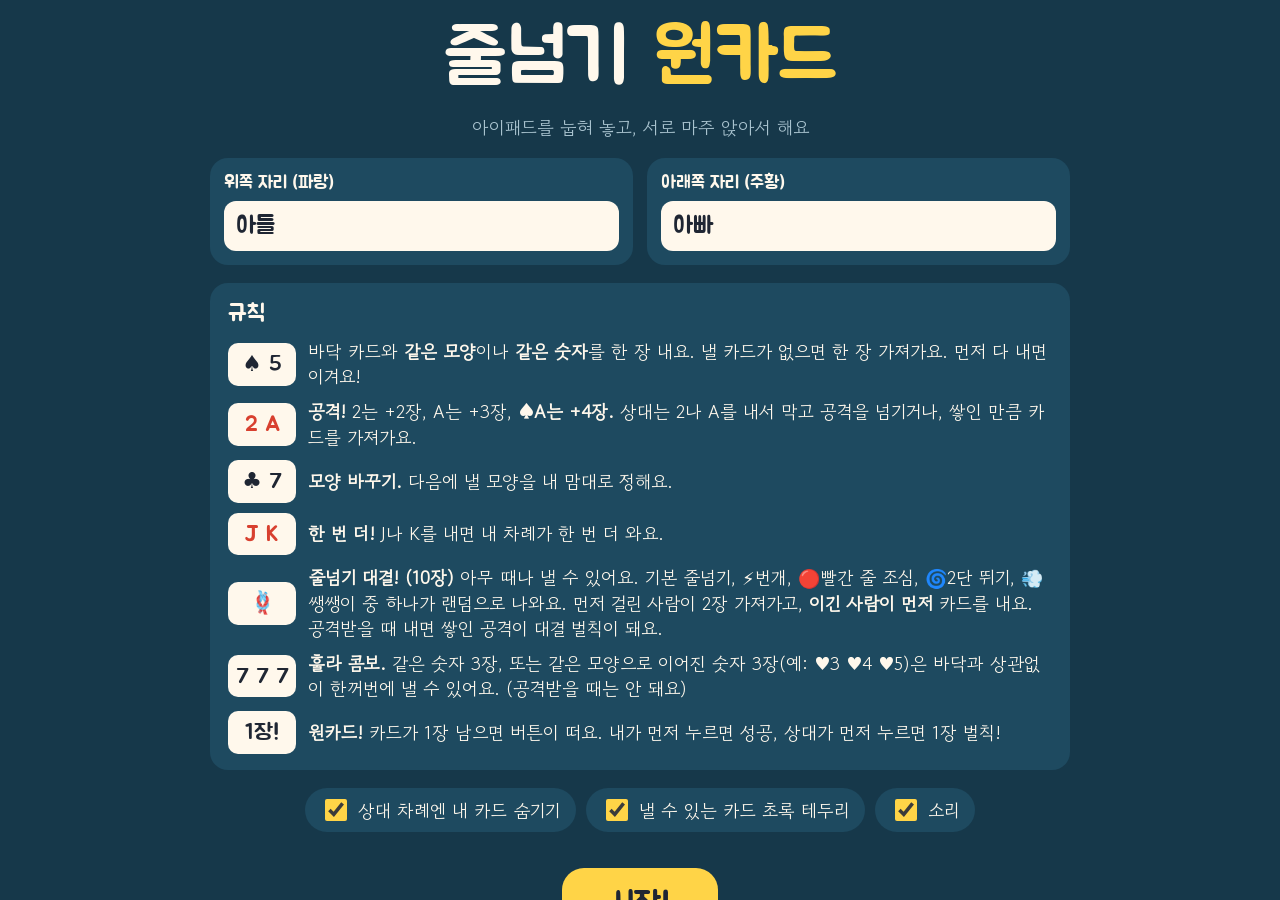
<file: games/rope-onecard/index.html>
<!DOCTYPE html>
<html lang="ko">
<head>
<meta charset="UTF-8">
<meta name="viewport" content="width=device-width, initial-scale=1, viewport-fit=cover, user-scalable=no">
<meta name="apple-mobile-web-app-capable" content="yes">
<meta name="mobile-web-app-capable" content="yes">
<meta name="apple-mobile-web-app-status-bar-style" content="black-translucent">
<meta name="apple-mobile-web-app-title" content="줄넘기원카드">
<meta name="theme-color" content="#16384a">
<link rel="manifest" href="manifest.webmanifest">
<link rel="apple-touch-icon" href="icon-180.png">
<link rel="icon" href="icon-192.png">
<title>줄넘기 원카드</title>
<link rel="stylesheet" href="https://fonts.googleapis.com/css2?family=Jua&family=Gowun+Dodum&display=swap">
<style>
/* Layout: iPad lies flat between two players. Top zone is rotated 180° for the far player, shared card table in the middle. */
:root{
  --mat:#16384a; --mat2:#1e4a60; --line:#2f6680;
  --paper:#fff8ec; --ink:#1f2633; --red:#d8402f;
  --dad:#ff8a3d; --son:#3fbcf5; --gold:#ffd447; --ok:#5fd38a;
  --muted:#a9c3cf;
  --display:"Jua","Apple SD Gothic Neo","Malgun Gothic",system-ui,sans-serif;
  --body:"Gowun Dodum","Apple SD Gothic Neo","Malgun Gothic",system-ui,sans-serif;
  --ch:min(15vh,128px); --cw:calc(var(--ch)*0.7);
  color-scheme:dark;
}
html,body{height:100%}
[hidden]{display:none!important}
body{margin:0}
body{background:var(--mat);color:var(--paper);font-family:var(--body);overflow:hidden;
  -webkit-user-select:none;user-select:none;-webkit-touch-callout:none;touch-action:manipulation;
  padding-left:max(16px,env(safe-area-inset-left,0px));padding-right:max(16px,env(safe-area-inset-right,0px));box-sizing:border-box}
*{box-sizing:border-box}
button{font-family:var(--display);touch-action:manipulation;cursor:pointer;border:0}
button:focus-visible{outline:3px solid var(--gold);outline-offset:2px}
#app{height:100%;display:grid;grid-template-rows:1fr auto 1fr;gap:6px;padding-block:8px}

/* ---------- player zones ---------- */
.zone{position:relative;isolation:isolate;display:grid;grid-template-rows:auto 1fr auto;gap:6px;border-radius:22px;padding:10px 14px;
  background:var(--mat2);border:3px solid transparent;transition:border-color .25s, box-shadow .25s;min-height:0}
.zone[data-p="1"]{transform:rotate(180deg)}
.zone.turn[data-p="0"]{border-color:var(--dad);box-shadow:0 0 0 4px rgba(255,138,61,.18)}
.zone.turn[data-p="1"]{border-color:var(--son);box-shadow:0 0 0 4px rgba(63,188,245,.18)}
.zbar{display:flex;align-items:center;gap:10px;font-family:var(--display);font-size:20px}
.pname{font-size:26px}
.zone[data-p="0"] .pname{color:var(--dad)} .zone[data-p="1"] .pname{color:var(--son)}
.chip{background:rgba(0,0,0,.25);border-radius:999px;padding:3px 12px;font-size:17px;color:var(--muted);font-variant-numeric:tabular-nums}
.myturn{background:var(--gold);color:var(--ink);border-radius:999px;padding:3px 12px;font-size:17px}
.spacer{flex:1}
.peek{background:rgba(255,255,255,.12);color:var(--paper);border-radius:12px;padding:6px 12px;font-size:17px}
.hand{display:flex;justify-content:center;align-items:center;min-height:0;padding-top:14px}
.actions{display:grid;grid-template-columns:auto 1fr auto;align-items:center;gap:10px}
.hint{text-align:center;font-size:17px;color:var(--muted);line-height:1.3}
.btn{border-radius:16px;padding:12px 20px;font-size:22px;color:var(--ink);background:var(--paper);box-shadow:0 4px 0 rgba(0,0,0,.35)}
.btn:active{transform:translateY(3px);box-shadow:0 1px 0 rgba(0,0,0,.35)}
.btn.play{background:var(--gold)}
.btn[disabled]{opacity:.35;pointer-events:none}

/* ---------- cards ---------- */
.card{position:relative;flex:none;width:var(--cw);height:var(--ch);border-radius:12px;background:var(--paper);color:var(--ink);
  box-shadow:0 3px 0 rgba(0,0,0,.3);font-family:var(--display);transition:transform .15s;display:block}
.card .tl{position:absolute;left:8%;top:5%;font-size:calc(var(--ch)*.2);line-height:1;text-align:center}
.card .tl small{display:block;font-size:.85em}
.card .mid{position:absolute;inset:0;display:grid;place-items:center;font-size:calc(var(--ch)*.42)}
.card.red{color:var(--red)}
.card .tag{position:absolute;bottom:5%;left:50%;transform:translateX(-50%);white-space:nowrap;background:var(--ink);color:var(--gold);
  border-radius:999px;padding:1px 7px;font-size:calc(var(--ch)*.11)}
.card.rope{background:linear-gradient(160deg,#ffe36b,#ffb347);color:var(--ink)}
.card.rope .mid{font-size:calc(var(--ch)*.36)}
.card.back{background:repeating-linear-gradient(45deg,#2b5f78 0 8px,#24546b 8px 16px);border:4px solid var(--paper)}
.card.sel{transform:translateY(-22%)}
.card.can{box-shadow:0 0 0 3px var(--ok),0 3px 0 rgba(0,0,0,.3)}
.card.sel.can,.card.sel{box-shadow:0 0 0 4px var(--gold),0 6px 0 rgba(0,0,0,.3)}
.shake{animation:shake .35s}
@keyframes shake{25%{transform:translateX(-8px)}75%{transform:translateX(8px)}}

/* ---------- center table ---------- */
#center{position:relative;display:grid;grid-template-columns:1fr auto 1fr;align-items:center;gap:16px;padding:6px 8px}
.status{grid-column:1/-1;text-align:center;font-family:var(--display);font-size:22px;min-height:28px}
.status.flip{transform:rotate(180deg)}
.side{display:flex;flex-direction:column;align-items:center;gap:6px;font-size:16px;color:var(--muted)}
.pilewrap{display:flex;align-items:center;gap:14px}
.suitbadge{display:grid;place-items:center;width:64px;height:64px;border-radius:50%;background:var(--paper);font-size:40px;color:var(--ink)}
.suitbadge.red{color:var(--red)}
.attack{font-family:var(--display);background:var(--red);color:#fff;border-radius:14px;padding:6px 12px;font-size:22px}
.decklabel{font-variant-numeric:tabular-nums}

/* ---------- overlays ---------- */
.zover{position:absolute;inset:0;border-radius:20px;background:rgba(10,30,40,.92);display:grid;place-items:center;z-index:5;padding:12px;text-align:center}
.suitpick{display:flex;gap:14px;flex-wrap:wrap;justify-content:center}
.suitpick button{width:92px;height:92px;border-radius:20px;background:var(--paper);font-size:56px;color:var(--ink)}
.suitpick button.red{color:var(--red)}
.ztitle{font-family:var(--display);font-size:26px;margin-bottom:12px}
.actions.choose{display:flex;align-items:center;justify-content:center;gap:16px;flex-wrap:wrap}
.actions.choose .ztitle{margin:0;color:var(--gold)}
.actions.choose .suitpick button{width:76px;height:76px;font-size:46px;border-radius:16px}
.full{position:fixed;inset:0;z-index:20;display:grid;grid-template-rows:1fr auto 1fr;background:rgba(10,28,38,.96);
  padding:max(12px,env(safe-area-inset-top,0px)) max(16px,env(safe-area-inset-right,0px)) max(12px,env(safe-area-inset-bottom,0px)) max(16px,env(safe-area-inset-left,0px))}
.half{display:grid;place-items:center;text-align:center;gap:10px}
.half.top{transform:rotate(180deg)}
.big{font-family:var(--display);font-size:clamp(28px,6vh,52px)}
.bigbtn{width:min(80%,520px);height:min(70%,220px);border-radius:32px;font-size:clamp(36px,8vh,72px);color:var(--ink);box-shadow:0 8px 0 rgba(0,0,0,.35)}
.bigbtn:active{transform:translateY(6px);box-shadow:0 2px 0 rgba(0,0,0,.35)}
.bigbtn.p0{background:var(--dad)} .bigbtn.p1{background:var(--son)}
#ropecv{width:100%;height:100%;display:block}
.duelmid{min-height:0;height:46vh}
.jrule{font-family:var(--display);font-size:clamp(17px,2.6vh,24px);color:var(--gold)}
.full .half{gap:6px}

/* ---------- start screen ---------- */
#start{position:fixed;inset:0;z-index:30;overflow:auto;background:var(--mat);
  padding:max(20px,env(safe-area-inset-top,0px)) max(16px,env(safe-area-inset-right,0px)) 24px max(16px,env(safe-area-inset-left,0px))}
.sw{max-width:860px;margin:0 auto;display:grid;gap:18px}
.logo{font-family:var(--display);font-size:clamp(44px,8vw,76px);line-height:1;text-align:center;text-wrap:balance}
.logo span{color:var(--gold)}
.sub{text-align:center;color:var(--muted);font-size:18px}
.namerow{display:grid;grid-template-columns:1fr 1fr;gap:14px}
.nbox{background:var(--mat2);border-radius:18px;padding:14px;display:grid;gap:6px}
.nbox label{font-family:var(--display);font-size:18px}
.nbox input{font-family:var(--display);font-size:24px;padding:10px 12px;border-radius:12px;border:0;background:var(--paper);color:var(--ink);width:100%;-webkit-user-select:text;user-select:text}
.rules{background:var(--mat2);border-radius:18px;padding:16px 18px;display:grid;gap:10px}
.rules h2{font-family:var(--display);font-weight:400;font-size:24px;margin:0}
.rule{display:grid;grid-template-columns:68px 1fr;gap:12px;align-items:center;font-size:18px;line-height:1.4}
.rule .ic{font-family:var(--display);font-size:22px;background:var(--paper);color:var(--ink);border-radius:10px;text-align:center;padding:6px 0}
.rule .ic.red{color:var(--red)}
.opts{display:flex;flex-wrap:wrap;gap:10px;justify-content:center}
.opt{display:flex;align-items:center;gap:8px;background:var(--mat2);border-radius:999px;padding:8px 16px;font-size:18px}
.opt input{width:22px;height:22px;accent-color:var(--gold)}
.startbtn{justify-self:center;background:var(--gold);color:var(--ink);font-size:32px;border-radius:22px;padding:16px 48px;box-shadow:0 6px 0 rgba(0,0,0,.35)}
.scorebar{text-align:center;font-family:var(--display);font-size:20px;color:var(--muted)}
.menu{position:absolute;right:max(10px,env(safe-area-inset-right,0px));top:50%;transform:translateY(-50%);background:rgba(255,255,255,.12);color:var(--paper);border-radius:12px;padding:8px 12px;font-size:16px;z-index:3}
@media (max-width:600px){ .namerow{grid-template-columns:1fr} .rule{grid-template-columns:56px 1fr;font-size:16px} }
@media (prefers-reduced-motion:reduce){ *{transition:none!important;animation:none!important} }
</style>
</head>
<body>


<div id="app">
  <section class="zone" data-p="1" id="z1"></section>
  <div id="center">
    <div class="status flip" id="st1"></div>
    <div class="side"><div class="card back" style="--ch:min(11vh,90px)"></div><div class="decklabel" id="deckn"></div></div>
    <div class="pilewrap" id="pile"></div>
    <div class="side" id="info"></div>
    <div class="status" id="st0"></div>
    <button class="menu" id="menuBtn" aria-label="처음 화면">☰</button>
  </div>
  <section class="zone" data-p="0" id="z0"></section>
</div>

<div id="start">
  <div class="sw">
    <div class="logo">줄넘기 <span>원카드</span></div>
    <div class="sub">아이패드를 눕혀 놓고, 서로 마주 앉아서 해요</div>
    <div class="namerow">
      <div class="nbox"><label for="n1">위쪽 자리 (파랑)</label><input id="n1" maxlength="6" value="아들"></div>
      <div class="nbox"><label for="n0">아래쪽 자리 (주황)</label><input id="n0" maxlength="6" value="아빠"></div>
    </div>
    <div class="rules">
      <h2>규칙</h2>
      <div class="rule"><div class="ic">♠ 5</div><div>바닥 카드와 <b>같은 모양</b>이나 <b>같은 숫자</b>를 한 장 내요. 낼 카드가 없으면 한 장 가져가요. 먼저 다 내면 이겨요!</div></div>
      <div class="rule"><div class="ic red">2 A</div><div><b>공격!</b> 2는 +2장, A는 +3장, <b>♠A는 +4장.</b> 상대는 2나 A를 내서 막고 공격을 넘기거나, 쌓인 만큼 카드를 가져가요.</div></div>
      <div class="rule"><div class="ic">♣ 7</div><div><b>모양 바꾸기.</b> 다음에 낼 모양을 내 맘대로 정해요.</div></div>
      <div class="rule"><div class="ic red">J K</div><div><b>한 번 더!</b> J나 K를 내면 내 차례가 한 번 더 와요.</div></div>
      <div class="rule"><div class="ic">🪢</div><div><b>줄넘기 대결! (10장)</b> 아무 때나 낼 수 있어요. 기본 줄넘기, ⚡번개, 🔴빨간 줄 조심, 🌀2단 뛰기, 💨쌩쌩이 중 하나가 랜덤으로 나와요. 먼저 걸린 사람이 2장 가져가고, <b>이긴 사람이 먼저</b> 카드를 내요. 공격받을 때 내면 쌓인 공격이 대결 벌칙이 돼요.</div></div>
      <div class="rule"><div class="ic">7 7 7</div><div><b>훌라 콤보.</b> 같은 숫자 3장, 또는 같은 모양으로 이어진 숫자 3장(예: ♥3 ♥4 ♥5)은 바닥과 상관없이 한꺼번에 낼 수 있어요. (공격받을 때는 안 돼요)</div></div>
      <div class="rule"><div class="ic">1장!</div><div><b>원카드!</b> 카드가 1장 남으면 버튼이 떠요. 내가 먼저 누르면 성공, 상대가 먼저 누르면 1장 벌칙!</div></div>
    </div>
    <div class="opts">
      <label class="opt"><input type="checkbox" id="optHide" checked> 상대 차례엔 내 카드 숨기기</label>
      <label class="opt"><input type="checkbox" id="optGlow" checked> 낼 수 있는 카드 초록 테두리</label>
      <label class="opt"><input type="checkbox" id="optSound" checked> 소리</label>
    </div>
    <div class="scorebar" id="scorebar"></div>
    <button class="startbtn" id="startBtn">시작!</button>
  </div>
</div>

<div class="full" id="fullOv" hidden></div>

<script>
(()=>{
const $=s=>document.querySelector(s);
const SUITS={S:{sym:'♠',red:false},H:{sym:'♥',red:true},D:{sym:'♦',red:true},C:{sym:'♣',red:false}};
const RL=['','A','2','3','4','5','6','7','8','9','10','J','Q','K'];
const S={names:['아빠','아들'],scores:[0,0],hide:true,glow:true,sound:true,starter:1};
try{Object.assign(S,JSON.parse(localStorage.getItem('rope-onecard')||'{}'))}catch(e){}
const save=()=>{try{localStorage.setItem('rope-onecard',JSON.stringify(S))}catch(e){}};
let G=null, busy=false, peek=[false,false];

/* ---------- sound ---------- */
let AC=null;
function beep(f=600,d=.08,type='triangle',v=.15,delay=0){
  if(!S.sound)return;
  try{AC=AC||new (window.AudioContext||window.webkitAudioContext)();
    const t=AC.currentTime+delay,o=AC.createOscillator(),g=AC.createGain();
    o.type=type;o.frequency.setValueAtTime(f,t);g.gain.setValueAtTime(v,t);g.gain.exponentialRampToValueAtTime(.001,t+d);
    o.connect(g).connect(AC.destination);o.start(t);o.stop(t+d+.02);}catch(e){}
}
const sfx={
  play:()=>beep(520,.07),draw:()=>beep(300,.09,'sine'),bad:()=>{beep(180,.15,'square',.08)},
  win:()=>[523,659,784,1047].forEach((f,i)=>beep(f,.18,'triangle',.18,i*.12)),
  jump:()=>beep(880,.06,'sine',.12),fail:()=>beep(140,.3,'sawtooth',.1),tick:()=>beep(700,.05),
  combo:()=>[600,750,900].forEach((f,i)=>beep(f,.1,'triangle',.15,i*.07)),
};

/* ---------- deck ---------- */
let uid=0;
function newDeck(){
  const d=[];
  for(const s of 'SHDC')for(let r=1;r<=13;r++)d.push({s,r,id:++uid});
  for(let i=0;i<10;i++)d.push({s:'R',r:0,id:++uid}); // 줄넘기 카드 10장
  for(let i=d.length-1;i>0;i--){const j=Math.floor(Math.random()*(i+1));[d[i],d[j]]=[d[j],d[i]]}
  return d;
}
const isSpecial=c=>c.s==='R'||c.r===1||c.r===2||c.r===7||c.r===11||c.r===13;
const top=()=>G.pile[G.pile.length-1];

function newRound(){
  const deck=newDeck();
  G={deck,pile:[],hands:[[],[]],turn:S.starter,pending:0,suit:null,sel:new Set()};
  S.starter=1-S.starter;save();
  for(let i=0;i<7;i++){G.hands[0].push(deck.pop());G.hands[1].push(deck.pop());}
  let k=deck.findIndex(c=>!isSpecial(c));
  const first=deck.splice(k,1)[0];G.pile.push(first);G.suit=first.s;
  busy=false;peek=[false,false];
  render();
  status(`${S.names[G.turn]} 먼저 시작!`);
}

function refill(){
  if(G.deck.length)return;
  const t=G.pile.pop();
  G.deck=G.pile;G.pile=[t];
  for(let i=G.deck.length-1;i>0;i--){const j=Math.floor(Math.random()*(i+1));[G.deck[i],G.deck[j]]=[G.deck[j],G.deck[i]]}
}
function drawCards(p,n){
  let got=0;
  for(let i=0;i<n;i++){refill();if(!G.deck.length)break;G.hands[p].push(G.deck.pop());got++;}
  sortHand(p);return got;
}
function sortHand(p){
  const o={S:0,H:1,C:2,D:3,R:4};
  G.hands[p].sort((a,b)=>o[a.s]-o[b.s]||a.r-b.r);
}

/* ---------- rules ---------- */
function canPlay(c){
  if(G.pending>0)return c.s==='R'||c.r===2||c.r===1;
  if(c.s==='R')return true;
  const t=top();
  if(t.s==='R')return true;
  return c.s===G.suit||c.r===t.r;
}
function meldOrder(cards){
  if(cards.length<3||cards.some(c=>c.s==='R'))return null;
  if(cards.every(c=>c.r===cards[0].r))return cards.slice();
  if(cards.every(c=>c.s===cards[0].s)){
    const s=cards.slice().sort((a,b)=>a.r-b.r);
    for(let i=1;i<s.length;i++)if(s[i].r!==s[i-1].r+1)return null;
    return s;
  }
  return null;
}

/* ---------- rendering ---------- */
function cardEl(c,opts={}){
  const el=document.createElement('div');
  if(opts.back){el.className='card back';return el;}
  if(c.s==='R'){el.className='card rope';el.innerHTML='<div class="mid">🪢</div><div class="tag">줄넘기</div>';return el;}
  const su=SUITS[c.s];
  el.className='card'+(su.red?' red':'');
  const tag=c.r===1?(c.s==='S'?'+4 공격':'+3 공격'):c.r===2?'+2 공격':c.r===7?'모양 바꾸기':(c.r===11||c.r===13)?'한 번 더':'';
  el.innerHTML=`<div class="tl">${RL[c.r]}<small>${su.sym}</small></div><div class="mid">${su.sym}</div>${tag?`<div class="tag">${tag}</div>`:''}`;
  return el;
}

function renderZone(p){
  const z=$('#z'+p);
  const mine=G.turn===p&&!busy;
  const hand=G.hands[p];
  const showFace=!S.hide||G.turn===p||peek[p];
  z.classList.toggle('turn',G.turn===p);
  // keep overlays
  const ov=[...z.querySelectorAll('.zover')];
  z.innerHTML='';
  const bar=document.createElement('div');bar.className='zbar';
  bar.innerHTML=`<span class="pname">${esc(S.names[p])}</span><span class="chip">${hand.length}장</span><span class="chip">이긴 판 ${S.scores[p]}</span>${G.turn===p?'<span class="myturn">내 차례!</span>':''}<span class="spacer"></span>`;
  if(S.hide){
    const pk=document.createElement('button');pk.className='peek';pk.textContent=G.turn===p?'👀 잘 보여요':'👀 꾹 눌러서 보기';
    pk.addEventListener('pointerdown',e=>{e.preventDefault();peek[p]=true;renderZone(p);});
    bar.appendChild(pk);
  }
  z.appendChild(bar);

  const h=document.createElement('div');h.className='hand';
  z.appendChild(h);
  const ch=Math.min(window.innerHeight*.15,128),cw=ch*.7;
  const avail=Math.max(200,z.clientWidth-40);
  const gap=8;
  let step=cw+gap;
  if(hand.length>1&&hand.length*(cw+gap)>avail)step=(avail-cw)/(hand.length-1);
  hand.forEach((c,i)=>{
    const el=cardEl(c,{back:!showFace});
    if(i>0)el.style.marginLeft=(step-cw)+'px';
    if(showFace&&mine){
      if(G.sel.has(c.id))el.classList.add('sel');
      if(S.glow&&canPlay(c))el.classList.add('can');
      el.addEventListener('click',()=>tapCard(p,c.id,el));
    }
    el.style.zIndex=i;
    h.appendChild(el);
  });

  const a=document.createElement('div');a.className='actions';
  if(G.choosing&&G.choosing.p===p){
    a.className='actions choose';
    a.innerHTML='<div class="ztitle">어떤 모양으로 바꿀까?</div><div class="suitpick"></div>';
    for(const k of 'SHDC'){
      const b=document.createElement('button');b.textContent=SUITS[k].sym;if(SUITS[k].red)b.className='red';
      b.addEventListener('click',()=>{const r=G.choosing.res;G.choosing=null;r(k);});
      a.querySelector('.suitpick').appendChild(b);
    }
    z.appendChild(a);ov.forEach(o=>z.appendChild(o));return;
  }
  const dr=document.createElement('button');dr.className='btn';
  dr.textContent=G.pending>0?`${G.pending}장 가져가기`:'1장 가져가기';
  dr.disabled=!mine;dr.addEventListener('click',()=>onDraw(p));
  const hint=document.createElement('div');hint.className='hint';
  hint.textContent=mine?hintText(p):(G.turn!==p?`${S.names[1-p]} 차례예요`:'');
  const pl=document.createElement('button');pl.className='btn play';
  pl.textContent=G.sel.size>=3?`콤보 ${G.sel.size}장 내기`:'내기';
  pl.disabled=!mine||G.sel.size===0;pl.addEventListener('click',()=>onPlay(p));
  a.append(dr,hint,pl);
  z.appendChild(a);
  ov.forEach(o=>z.appendChild(o));
}
function hintText(p){
  if(G.pending>0)return `공격 받는 중! 2, A, 🪢로 막거나 ${G.pending}장 가져가요`;
  if(G.sel.size===0)return '카드를 눌러 고르고, 한 번 더 누르면 바로 내요';
  if(G.sel.size<3)return G.sel.size===2?'2장은 같이 못 내요. 콤보는 3장부터!':'한 번 더 누르거나 [내기]를 눌러요';
  return meldOrder(G.hands[p].filter(c=>G.sel.has(c.id)))?'훌라 콤보 완성! [내기]를 눌러요':'콤보가 아니에요 (같은 숫자 3장, 또는 같은 모양 이어진 숫자)';
}
function renderCenter(){
  $('#deckn').textContent=`남은 카드 ${G.deck.length}`;
  const pw=$('#pile');pw.innerHTML='';
  const t=top();
  pw.appendChild(cardEl(t));
  const b=document.createElement('div');
  if(t.s==='R'){b.className='suitbadge';b.textContent='?';b.title='아무 카드나';}
  else{b.className='suitbadge'+(SUITS[G.suit].red?' red':'');b.textContent=SUITS[G.suit].sym;}
  pw.appendChild(b);
  const info=$('#info');
  info.innerHTML=G.pending>0?`<div class="attack">공격 +${G.pending}</div>`:(t.s==='R'?'아무 카드나 OK':`<div>${SUITS[G.suit].sym} 또는 ${RL[t.r]}</div>`);
}
function render(){renderZone(0);renderZone(1);renderCenter();}
function status(t){$('#st0').textContent=t;$('#st1').textContent=t;}
const esc=s=>String(s).replace(/[&<>"']/g,m=>({'&':'&amp;','<':'&lt;','>':'&gt;','"':'&quot;',"'":'&#39;'}[m]));
const wait=ms=>new Promise(r=>setTimeout(r,ms));

/* ---------- actions ---------- */
function tapCard(p,id,el){
  if(busy||G.turn!==p)return;
  if(G.sel.has(id)&&G.sel.size===1){onPlay(p);return;}
  G.sel.has(id)?G.sel.delete(id):G.sel.add(id);
  sfx.tick();renderZone(p);
}
function reject(p,msg){
  sfx.bad();status(msg);
  const h=$('#z'+p+' .hand');if(h){h.classList.remove('shake');void h.offsetWidth;h.classList.add('shake');}
}
function onPlay(p){
  if(busy||G.turn!==p)return;
  const cards=G.hands[p].filter(c=>G.sel.has(c.id));
  if(cards.length===1){
    if(!canPlay(cards[0]))return reject(p,G.pending>0?'공격 받을 땐 2, A, 🪢만 낼 수 있어요':'모양이나 숫자가 같아야 해요');
    doPlay(p,cards,false);
  }else if(cards.length===2){
    reject(p,'2장은 같이 낼 수 없어요. 콤보는 3장부터!');
  }else{
    if(G.pending>0)return reject(p,'공격 받을 땐 콤보를 낼 수 없어요');
    const m=meldOrder(cards);
    if(!m)return reject(p,'콤보가 아니에요!');
    doPlay(p,m,true);
  }
}
async function doPlay(p,cards,combo){
  busy=true;
  const ids=new Set(cards.map(c=>c.id));
  G.hands[p]=G.hands[p].filter(c=>!ids.has(c.id));
  cards.forEach(c=>G.pile.push(c));
  G.sel.clear();
  const t=top();
  if(t.s!=='R')G.suit=t.s;
  combo?sfx.combo():sfx.play();
  render();
  if(G.hands[p].length===0){await wait(500);return roundWin(p);}
  let next=1-p;const me=S.names[p],you=S.names[1-p];
  if(combo){status(`${me} 훌라 콤보! ${cards.length}장 한꺼번에!`);await wait(900);}
  else if(t.s==='R'){
    const penalty=Math.max(2,G.pending);G.pending=0;
    status('줄넘기 대결!');await wait(600);
    const loser=await duel(penalty);
    if(loser===null)status('무승부! 아무도 안 가져가요');
    else{drawCards(loser,penalty);next=1-loser;status(`${S.names[loser]} 대결에서 져서 ${penalty}장! ${S.names[next]} 먼저 내요`);}
    render();await wait(900);
  }else if(t.r===2||t.r===1){G.pending+=t.r===2?2:(t.s==='S'?4:3);status(`공격! ${you}에게 +${G.pending}`);await wait(700);}
  else if(t.r===11||t.r===13){next=p;status(`${me} 한 번 더!`);await wait(700);}
  else if(t.r===7){
    status(`${me} 모양을 골라요`);const s=await chooseSuit(p);G.suit=s;sfx.play();
    status(`이제 ${SUITS[s].sym} 모양을 내요`);render();await wait(500);
  }else status(`${you} 차례`);
  if(G.hands[p].length===1)await oneCardRace(p);
  G.turn=next;busy=false;render();
}
function onDraw(p){
  if(busy||G.turn!==p)return;
  const n=G.pending>0?G.pending:1;G.pending=0;
  const got=drawCards(p,n);G.sel.clear();sfx.draw();
  status(got?`${S.names[p]} ${got}장 가져갔어요. ${S.names[1-p]} 차례`:`카드가 다 떨어졌어요. ${S.names[1-p]} 차례`);
  G.turn=1-p;render();
}

/* ---------- 7: choose suit ---------- */
function chooseSuit(p){
  return new Promise(res=>{G.choosing={p,res};renderZone(p);});
}

/* ---------- One Card race ---------- */
function oneCardRace(p){
  return new Promise(res=>{
    const ov=$('#fullOv');ov.hidden=false;
    const o=1-p;
    const half=(i)=>{
      const own=i===p;
      return `<div class="half ${i===1?'top':''}"><div class="big">${own?'1장 남았다! 빨리 외쳐!':esc(S.names[p])+' 1장 남았다! 잡아라!'}</div>
        <button class="bigbtn p${i}" data-i="${i}">${own?'원카드!':'원카드 잡기!'}</button></div>`;
    };
    ov.innerHTML=half(1)+'<div></div>'+half(0);
    beep(990,.12,'square',.08);
    let armed=false,done=false;setTimeout(()=>armed=true,350);
    ov.querySelectorAll('.bigbtn').forEach(b=>b.addEventListener('pointerdown',async e=>{
      e.preventDefault();
      if(!armed||done)return;done=true;
      const i=+b.dataset.i;
      let msg;
      if(i===p){msg=`${S.names[p]} 원카드 성공!`;sfx.combo();}
      else{drawCards(p,1);msg=`잡혔다! ${S.names[p]} 1장 더 가져가요`;sfx.fail();}
      ov.innerHTML=`<div class="half top"><div class="big">${esc(msg)}</div></div><div></div><div class="half"><div class="big">${esc(msg)}</div></div>`;
      status(msg);render();
      await wait(1300);ov.hidden=true;ov.innerHTML='';res();
    }));
  });
}

/* ---------- Jump rope duel ---------- */
const MODES=[
  {id:'basic',name:'🪢 기본 줄넘기',rule:'줄이 바닥에 올 때 점프! 점점 빨라져요'},
  {id:'lightning',name:'⚡ 번개 줄넘기',rule:'줄이 빨랐다 느렸다 해요. 잘 보고 점프!'},
  {id:'snake',name:'🔴 빨간 줄 조심',rule:'노란 줄은 점프! 빨간 줄은 머리 위로 지나가니까 가만히!'},
  {id:'double',name:'🌀 2단 뛰기',rule:'보라색 줄은 두 번 휙휙! 일찍, 높이 점프해요'},
  {id:'mash',name:'💨 쌩쌩이',rule:'5초 동안 점프를 많이 누른 사람이 이겨요!'},
];
let lastMode=null;
function duel(penalty){
  const pool=MODES.filter(m=>m.id!==lastMode);
  const M=pool[Math.floor(Math.random()*pool.length)];lastMode=M.id;
  return new Promise(res=>{
    const ov=$('#fullOv');ov.hidden=false;
    const half=i=>`<div class="half ${i===1?'top':''}"><div class="big" id="jt${i}">${M.name}</div><div class="jrule" id="jl${i}">${M.rule}</div><button class="bigbtn p${i}" data-i="${i}">점프!</button></div>`;
    ov.innerHTML=half(1)+'<div class="duelmid"><canvas id="ropecv"></canvas></div>'+half(0);
    const cv=$('#ropecv'),ctx=cv.getContext('2d');
    const dpr=window.devicePixelRatio||1;
    const fit=()=>{const r=cv.getBoundingClientRect();cv.width=r.width*dpr;cv.height=r.height*dpr;};
    fit();
    const t0=performance.now();
    const base={basic:1500,lightning:1300,snake:1300,double:1400,mash:260}[M.id];
    const R={period:base,start:t0+4500,nextLow:0,js:[-1e9,-1e9],jd:[400,400],fail:[false,false],count:[0,0],
      over:false,endAt:0,result:undefined,lastN:0,kind:'normal',dblLeft:0,head:[false,false]};
    R.nextLow=R.start+R.period/2;
    R.mashEnd=R.start+5000;
    const COOL=140;
    const jump=i=>{
      const t=performance.now();
      if(R.over)return;
      if(M.id==='mash'){
        if(t<R.start)return;
        R.count[i]++;R.js[i]=t;R.jd[i]=160;beep(700+R.count[i]*6,.03,'sine',.06);return;
      }
      if(t<R.js[i]+R.jd[i]+COOL)return;
      R.js[i]=t;
      R.jd[i]=M.id==='double'?560:Math.min(470,Math.max(300,R.period*.42));
      sfx.jump();
    };
    ov.querySelectorAll('.bigbtn').forEach(b=>b.addEventListener('pointerdown',e=>{e.preventDefault();jump(+b.dataset.i);}));
    const setTxt=(id,txt)=>{[0,1].forEach(i=>{const el=$('#'+id+i);if(el&&el.textContent!==txt)el.textContent=txt;});};
    const ropeColor=()=>R.kind==='red'?'255,90,74':R.kind==='dbl'?'190,130,255':'255,212,71';

    // pick the kind of the next rope pass (snake / double modes)
    function nextKind(){
      if(M.id==='snake')R.kind=(R.count[0]>=2&&R.kind!=='red'&&Math.random()<.4)?'red':'normal';
      if(M.id==='double'){
        if(R.dblLeft>0){R.dblLeft--;R.kind='dbl';}
        else R.kind=(R.count[0]>=2&&Math.random()<.4)?'dbl':'normal';
      }
    }
    function scene(w,h,i,theta,t){
      const floor=h-8,hy=h*.42,amp=floor-hy-2;
      const col=i===0?'#ff8a3d':'#3fbcf5';
      ctx.strokeStyle='#2f6680';ctx.lineWidth=3*dpr;ctx.beginPath();ctx.moveTo(0,floor);ctx.lineTo(w,floor);ctx.stroke();
      const topY=hy-amp,lowY=R.kind==='red'?floor-h*.64:hy+amp;
      const c=(topY+lowY)/2,a=(lowY-topY)/2;
      const midY=c-a*Math.cos(theta);
      const front=Math.sin(theta)>0;
      const L=w*.18,Rr=w*.82;
      const rope=()=>{ctx.strokeStyle=`rgba(${ropeColor()},${front?1:.45})`;ctx.lineWidth=(front?6:4)*dpr;
        ctx.beginPath();ctx.moveTo(L,hy);ctx.quadraticCurveTo(w/2,2*midY-hy,Rr,hy);ctx.stroke();};
      ctx.fillStyle='#a9c3cf';[L,Rr].forEach(x=>{ctx.beginPath();ctx.arc(x,hy,7*dpr,0,7);ctx.fill();});
      if(!front)rope();
      let air=0;const dt=t-R.js[i];
      if(dt>=0&&dt<=R.jd[i])air=Math.sin(Math.PI*dt/R.jd[i])*h*(M.id==='mash'?.12:.32);
      const s=h*.5,x=w/2,b=floor-air-2;
      ctx.strokeStyle=R.fail[i]?'#d8402f':col;ctx.fillStyle=ctx.strokeStyle;ctx.lineWidth=5*dpr;ctx.lineCap='round';
      ctx.beginPath();ctx.arc(x,b-s*.85,s*.13,0,7);ctx.fill();
      ctx.beginPath();ctx.moveTo(x,b-s*.72);ctx.lineTo(x,b-s*.35);
      ctx.moveTo(x,b-s*.35);ctx.lineTo(x-s*.14,b);ctx.moveTo(x,b-s*.35);ctx.lineTo(x+s*.14,b);
      ctx.moveTo(x,b-s*.62);ctx.lineTo(x-s*.22,b-s*.45);ctx.moveTo(x,b-s*.62);ctx.lineTo(x+s*.22,b-s*.45);ctx.stroke();
      if(front)rope();
      ctx.fillStyle='#fff8ec';ctx.font=`${Math.round(h*.3)}px Jua, sans-serif`;ctx.textAlign='left';ctx.textBaseline='top';
      ctx.fillText(R.count[i],12*dpr,10*dpr);
      ctx.font=`${Math.round(h*.13)}px Jua, sans-serif`;ctx.fillStyle=col;
      ctx.fillText(S.names[i],12*dpr,10*dpr+h*.32);
    }
    function finish(t){
      R.over=true;R.endAt=t;
      if(M.id==='mash')R.result=R.count[0]===R.count[1]?null:(R.count[0]<R.count[1]?0:1);
      else R.result=R.fail[0]&&R.fail[1]?null:(R.fail[0]?0:(R.fail[1]?1:null));
      sfx.fail();
    }
    function frame(){
      const t=performance.now();
      if(!R.over&&t>=R.start){
        if(M.id==='mash'){if(t>=R.mashEnd)finish(t);}
        else while(t>=R.nextLow&&!R.over){
          const tl=R.nextLow;
          for(const i of [0,1]){
            const air=R.js[i]<=tl&&tl<=R.js[i]+R.jd[i];
            if(R.kind==='red'){if(air){R.fail[i]=true;R.head[i]=true;}else R.count[i]++;}
            else if(air)R.count[i]++;else R.fail[i]=true;
          }
          if(R.fail[0]||R.fail[1]){finish(t);break;}
          beep(420,.04,'sine',.06);
          if(R.count[0]>=30){finish(t);break;}
          const wasDbl=R.kind==='dbl'&&R.dblLeft===0&&!R.dblSecond;
          if(M.id==='basic')R.period=Math.max(620,R.period*.95);
          if(M.id==='lightning')R.period=650+Math.random()*850;
          if(M.id==='snake')R.period=Math.max(800,R.period*.97);
          if(M.id==='double'){
            if(wasDbl){R.period=330;R.dblSecond=true;}           // second whip of the double
            else{R.period=Math.max(1000,base*Math.pow(.97,R.count[0]));R.dblSecond=false;}
          }
          if(!(M.id==='double'&&R.dblSecond))nextKind();
          R.nextLow+=R.period;
        }
      }
      const W=cv.width,H=cv.height;
      ctx.clearRect(0,0,W,H);
      let theta=0;
      if(t>=R.start){
        theta=M.id==='mash'?Math.PI*2*(t-R.start)/R.period:Math.PI-2*Math.PI*(R.nextLow-t)/R.period;
      }
      if(R.over)theta=Math.PI;
      ctx.save();ctx.translate(0,H/2);scene(W,H/2,0,theta,t);ctx.restore();
      ctx.save();ctx.translate(W,H/2);ctx.rotate(Math.PI);scene(W,H/2,1,theta,t);ctx.restore();
      if(t<R.start){
        const n=Math.ceil((R.start-t)/1000);
        if(n!==R.lastN){R.lastN=n;if(n<=3)sfx.tick();}
        setTxt('jt',n>3?M.name:`준비… ${n}`);
      }else if(!R.over){
        if(M.id==='mash')setTxt('jt',`쌩쌩! 남은 시간 ${Math.ceil((R.mashEnd-t)/1000)}초`);
        else if(R.kind==='red')setTxt('jt','🔴 빨간 줄! 가만히!');
        else if(R.kind==='dbl')setTxt('jt','🌀 2단! 일찍 점프!');
        else setTxt('jt','🟡 점프!');
      }else{
        [0,1].forEach(i=>{
          const el=$('#jt'+i);if(!el)return;
          el.textContent=R.result===null?'무승부!':R.result===i?(R.head[i]?'머리 꽝! 😵':M.id==='mash'?'아깝다! 😵':'앗, 걸렸다! 😵'):'이겼다! 🎉';
        });
        setTxt('jl',M.id==='mash'?`${S.names[0]} ${R.count[0]}번 : ${R.count[1]}번 ${S.names[1]}`:M.rule);
        if(t-R.endAt>1800){ov.hidden=true;ov.innerHTML='';window.removeEventListener('resize',fit);res(R.result);return;}
      }
      requestAnimationFrame(frame);
    }
    window.addEventListener('resize',fit);
    requestAnimationFrame(frame);
  });
}

/* ---------- round end ---------- */
function roundWin(p){
  S.scores[p]++;save();sfx.win();
  const ov=$('#fullOv');ov.hidden=false;
  const half=i=>`<div class="half ${i===1?'top':''}"><div class="big">${i===p?'🎉 내가 이겼다!':esc(S.names[p])+' 승리!'}</div>
    <div class="scorebar">${esc(S.names[0])} ${S.scores[0]} : ${S.scores[1]} ${esc(S.names[1])}</div>
    <button class="btn play" data-a="next">다음 판</button></div>`;
  ov.innerHTML=half(1)+'<div></div>'+half(0);
  ov.querySelectorAll('[data-a=next]').forEach(b=>b.addEventListener('click',()=>{ov.hidden=true;ov.innerHTML='';newRound();}));
}

/* ---------- start screen ---------- */
function fillStart(){
  $('#n0').value=S.names[0];$('#n1').value=S.names[1];
  $('#optHide').checked=S.hide;$('#optGlow').checked=S.glow;$('#optSound').checked=S.sound;
  $('#scorebar').textContent=(S.scores[0]||S.scores[1])?`지금까지 ${S.names[0]} ${S.scores[0]} : ${S.scores[1]} ${S.names[1]}`:'';
}
$('#startBtn').addEventListener('click',()=>{
  S.names=[$('#n0').value.trim()||'아빠',$('#n1').value.trim()||'아들'];
  S.hide=$('#optHide').checked;S.glow=$('#optGlow').checked;S.sound=$('#optSound').checked;save();
  beep(660,.05);
  $('#start').hidden=true;
  try{navigator.wakeLock&&navigator.wakeLock.request('screen').catch(()=>{})}catch(e){}
  if(!G)newRound();else render();
});
$('#menuBtn').addEventListener('click',()=>{if(busy)return;fillStart();$('#start').hidden=false;
  $('#startBtn').textContent=G?'계속하기':'시작!';});
window.addEventListener('resize',()=>{if(G)render();});
const unpeek=()=>{[0,1].forEach(i=>{if(peek[i]){peek[i]=false;renderZone(i);}});};
['pointerup','pointercancel'].forEach(ev=>document.addEventListener(ev,unpeek));
fillStart();
// a sample hand behind the start screen so the table isn't empty
newRound();
})();
</script>

<script>if('serviceWorker' in navigator)navigator.serviceWorker.register('sw.js').catch(()=>{});</script>
</body>
</html>
</file>
<file: games/style.css>
:root{
  --bg:#f4f1ff; --panel:#ffffff; --ink:#1d1b3a; --muted:#6b6890; --line:#e2ddf7;
  --accent:#5b4bff; --accent-ink:#fff; --p1:#ff5a6e; --p2:#2f8cff; --good:#1fbf75; --bad:#ff4d4f;
  --chip:#ece8ff; --shadow:0 6px 18px rgba(40,30,120,.12);
}
@media (prefers-color-scheme: dark){
  :root:not([data-theme="light"]){
    --bg:#14122b; --panel:#1f1c3d; --ink:#f1efff; --muted:#a6a2cf; --line:#34305e;
    --accent:#7f72ff; --chip:#2b2754; --shadow:0 6px 18px rgba(0,0,0,.35);
  }
}
:root[data-theme="dark"]{
  --bg:#14122b; --panel:#1f1c3d; --ink:#f1efff; --muted:#a6a2cf; --line:#34305e;
  --accent:#7f72ff; --chip:#2b2754; --shadow:0 6px 18px rgba(0,0,0,.35);
}
*{box-sizing:border-box;-webkit-tap-highlight-color:transparent}
html,body{margin:0;height:100%;background:var(--bg);color:var(--ink);
  font-family:-apple-system,BlinkMacSystemFont,"Apple SD Gothic Neo","Noto Sans KR","Malgun Gothic",sans-serif;
  -webkit-user-select:none;user-select:none;-webkit-touch-callout:none;overscroll-behavior:none}
button{font:inherit;color:inherit;border:0;cursor:pointer;touch-action:manipulation}
#app{min-height:100%;}
.page{max-width:1100px;margin:0 auto;padding:max(16px,env(safe-area-inset-top)) 16px max(24px,env(safe-area-inset-bottom))}
h1{font-size:28px;margin:8px 0 4px}
.sub{color:var(--muted);margin:0 0 18px}
.modes{display:grid;grid-template-columns:repeat(auto-fit,minmax(220px,1fr));gap:14px}
.mode{background:var(--panel);border-radius:22px;padding:22px;text-align:left;box-shadow:var(--shadow);border:2px solid transparent;transition:transform .1s}
.mode:active{transform:scale(.97)}
.mode .big{font-size:44px}
.mode b{display:block;font-size:21px;margin:6px 0 4px}
.mode span{color:var(--muted);font-size:15px}
.topbar{display:flex;align-items:center;gap:10px;margin-bottom:12px;flex-wrap:wrap}
.back{background:var(--chip);border-radius:14px;padding:10px 14px;font-weight:700}
.tag{background:var(--chip);border-radius:999px;padding:6px 12px;font-size:14px;color:var(--muted);font-weight:600}
.tabs{display:flex;gap:8px;margin:6px 0 14px;flex-wrap:wrap}
.tabs button{background:var(--chip);border-radius:999px;padding:9px 16px;font-weight:700;color:var(--muted)}
.tabs button.on{background:var(--accent);color:var(--accent-ink)}
.grid{display:grid;grid-template-columns:repeat(auto-fill,minmax(150px,1fr));gap:12px}
.card{background:var(--panel);border-radius:18px;padding:14px 12px;text-align:center;box-shadow:var(--shadow);display:flex;flex-direction:column;align-items:center;gap:4px;min-height:132px;justify-content:center}
.card:active{transform:scale(.96)}
.card .em{font-size:40px;line-height:1.1}
.card b{font-size:16px}
.card small{color:var(--muted);font-size:12px;line-height:1.3}
.card .best{font-size:11px;color:var(--accent);font-weight:700}
.panel{background:var(--panel);border-radius:22px;padding:20px;box-shadow:var(--shadow);margin-bottom:14px}
.btn{background:var(--accent);color:var(--accent-ink);border-radius:16px;padding:14px 20px;font-weight:800;font-size:18px}
.btn.ghost{background:var(--chip);color:var(--ink)}
.row{display:flex;gap:10px;flex-wrap:wrap;align-items:center}
input.code{font:inherit;font-size:28px;letter-spacing:8px;text-align:center;width:180px;padding:10px;border-radius:14px;border:2px solid var(--line);background:var(--bg);color:var(--ink)}
.codebig{font-size:54px;font-weight:900;letter-spacing:10px;color:var(--accent)}
.status{color:var(--muted);margin-top:8px}
.namebar{display:flex;gap:10px;margin:10px 0}
.namebar input{flex:1;min-width:0;font:inherit;font-size:16px;padding:10px;border-radius:12px;border:2px solid var(--line);background:var(--bg);color:var(--ink)}

/* ---- play screen ---- */
.play{position:fixed;inset:0;display:flex;flex-direction:column;background:var(--bg);touch-action:none}
.play.split{flex-direction:column}
.zone{flex:1;position:relative;display:flex;flex-direction:column;min-height:0;overflow:hidden}
.zone.flip{transform:rotate(180deg)}
.zone.p1{--pc:var(--p1)} .zone.p2{--pc:var(--p2)}
.divider{height:6px;background:var(--line)}
.hud{display:flex;align-items:center;gap:10px;padding:max(8px,env(safe-area-inset-top)) 12px 6px;font-weight:800}
.zone.flip .hud{padding-top:8px}
.hud .who{color:var(--pc,var(--accent));font-size:17px;white-space:nowrap;overflow:hidden;text-overflow:ellipsis;max-width:40%}
.hud .score{font-size:26px;margin-left:auto}
.hud .opp{font-size:14px;color:var(--muted);font-weight:700}
.hud .x{background:var(--chip);border-radius:10px;padding:6px 10px;font-size:14px}
.tbar{height:6px;background:var(--line);margin:0 12px;border-radius:9px;overflow:hidden}
.tbar i{display:block;height:100%;background:var(--pc,var(--accent));width:100%;transition:width .2s linear}
.stage{container-type:size;flex:1;position:relative;min-height:0;margin:8px 12px 12px;border-radius:18px;background:var(--panel);box-shadow:var(--shadow);overflow:hidden;display:flex;flex-direction:column;align-items:stretch;justify-content:center}
.overlay{position:absolute;inset:0;display:flex;flex-direction:column;align-items:center;justify-content:center;gap:10px;background:color-mix(in srgb,var(--bg) 88%,transparent);z-index:20;text-align:center;padding:16px}
.overlay .cnt{font-size:90px;font-weight:900;color:var(--pc,var(--accent))}
.overlay .t{font-size:24px;font-weight:900}
.overlay .d{color:var(--muted);max-width:420px}
.fx{position:absolute;left:50%;top:40%;transform:translate(-50%,-50%);font-size:44px;font-weight:900;pointer-events:none;animation:fx .6s ease-out forwards;z-index:15}
@keyframes fx{from{opacity:1;transform:translate(-50%,-50%) scale(.8)}to{opacity:0;transform:translate(-50%,-120%) scale(1.3)}}
.flashg{animation:fg .25s}.flashb{animation:fb .3s}
@keyframes fg{50%{box-shadow:inset 0 0 0 6px var(--good)}}
@keyframes fb{25%{transform:translateX(-6px)}75%{transform:translateX(6px)}50%{box-shadow:inset 0 0 0 6px var(--bad)}}

/* generic game parts */
.q{font-size:clamp(22px,13cqmin,72px);font-weight:900;text-align:center;padding:10px;flex:1 1 40%;min-height:0;position:relative;display:flex;align-items:center;justify-content:center;flex-wrap:wrap;gap:6px}
.opts{display:grid;gap:10px;padding:12px;grid-template-columns:repeat(2,1fr);flex:1 1 50%;min-height:0}
.opts button,.tile{background:var(--chip);border-radius:16px;font-size:clamp(18px,8cqmin,44px);font-weight:900;display:flex;align-items:center;justify-content:center;min-height:54px}
.opts button:active,.tile:active{filter:brightness(.9);transform:scale(.97)}
.bgrid{display:grid;gap:8px;padding:12px;flex:1}
.abs{position:absolute}
.dotbox{position:relative;width:100%;flex:1}
.dot{position:absolute;border-radius:50%}

/* board games */
.bwrap{flex:1;display:flex;align-items:center;justify-content:center;padding:8px;min-height:0}
.board{display:grid;gap:4px;width:min(94vw,calc(100vh - 210px),720px);aspect-ratio:1;background:var(--line);padding:4px;border-radius:14px}
.board .c{background:var(--panel);border-radius:8px;display:flex;align-items:center;justify-content:center;font-size:clamp(14px,6vmin,56px);font-weight:900;position:relative}
.stone{width:80%;height:80%;border-radius:50%;box-shadow:inset -3px -4px 0 rgba(0,0,0,.18)}
.s0{background:var(--p1)}.s1{background:var(--p2)}
.hint{width:26%;height:26%;border-radius:50%;background:var(--muted);opacity:.35}
.last{outline:3px solid #ffd23f;outline-offset:-3px}
.turnbar{display:flex;align-items:center;justify-content:center;gap:16px;padding:max(10px,env(safe-area-inset-top)) 12px 8px;font-weight:800;flex-wrap:wrap}
.pl{padding:8px 14px;border-radius:999px;background:var(--chip);display:flex;gap:6px;align-items:center}
.pl.on{color:#fff}
.pl.on.a{background:var(--p1)}.pl.on.b{background:var(--p2)}
.msgline{text-align:center;color:var(--muted);font-weight:700;min-height:24px;padding:0 10px 8px}
.res{font-size:54px}
.small{font-size:13px;color:var(--muted)}
</file>
